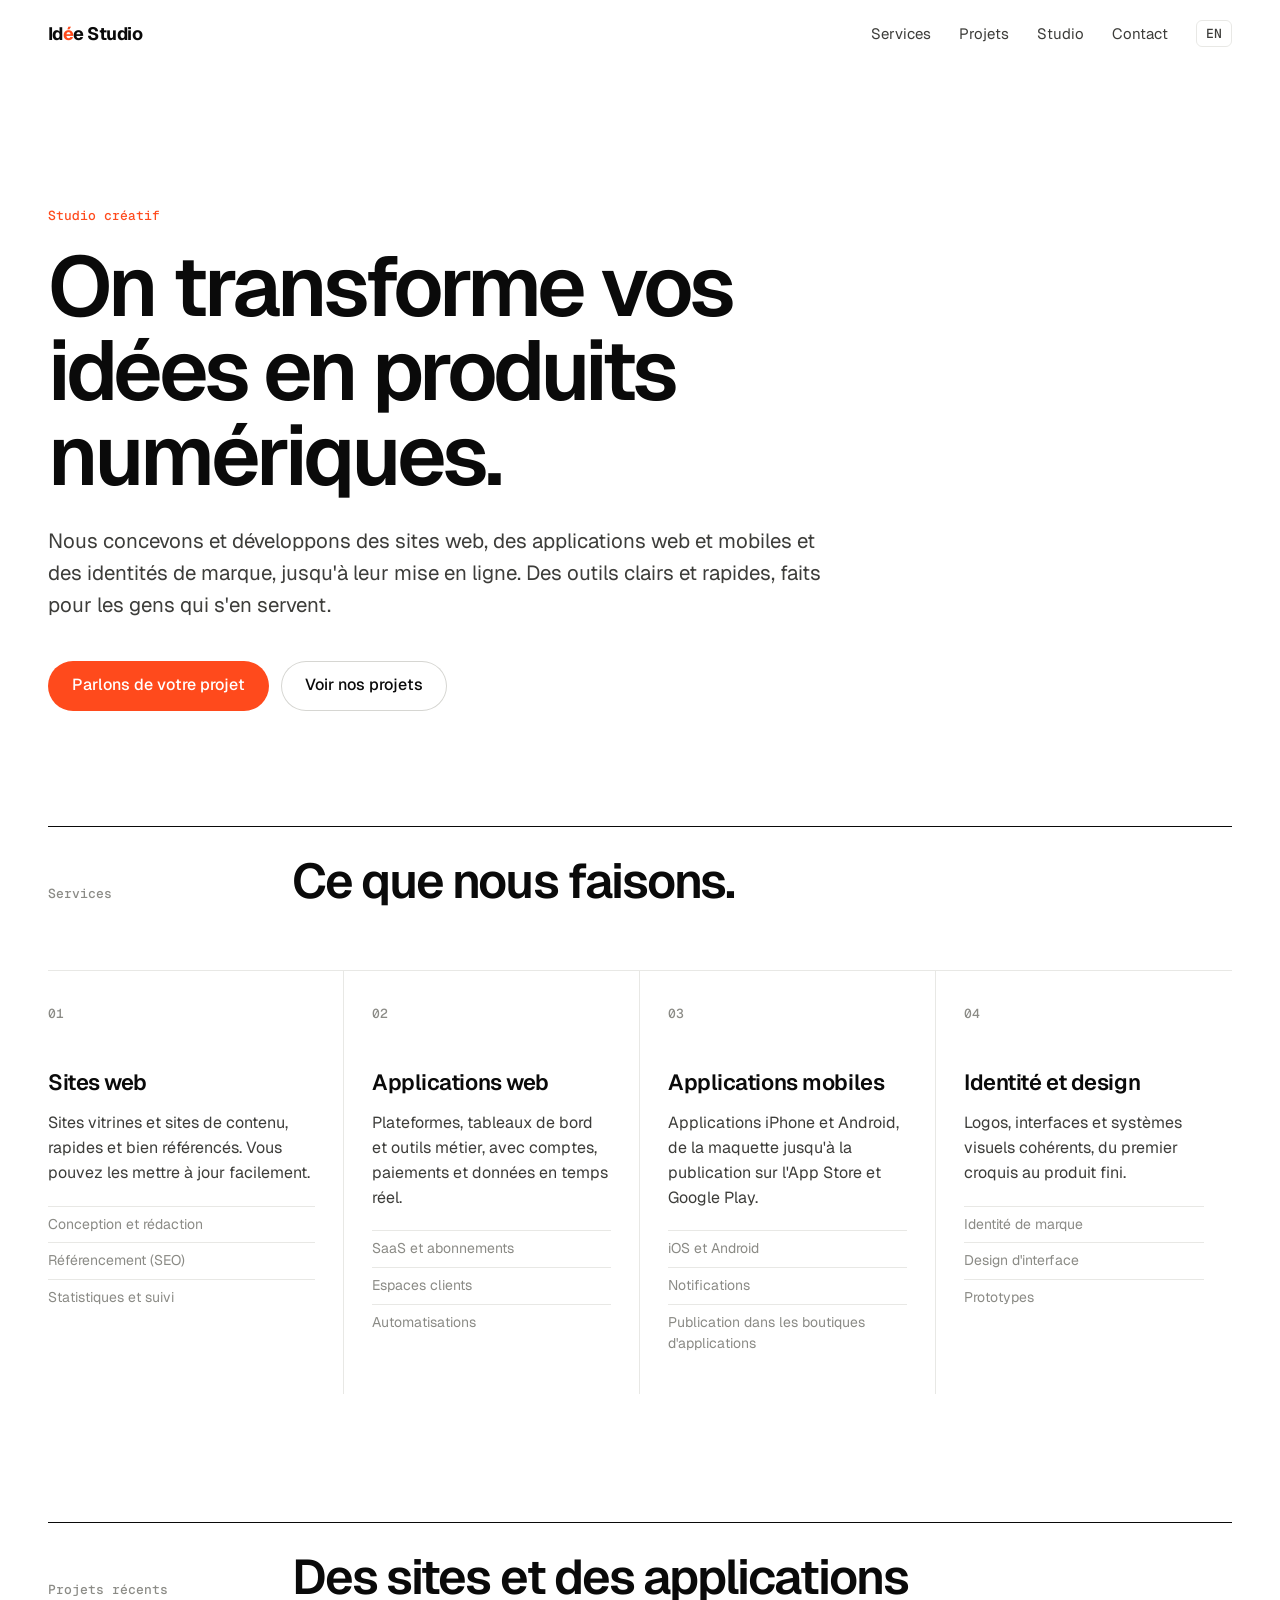
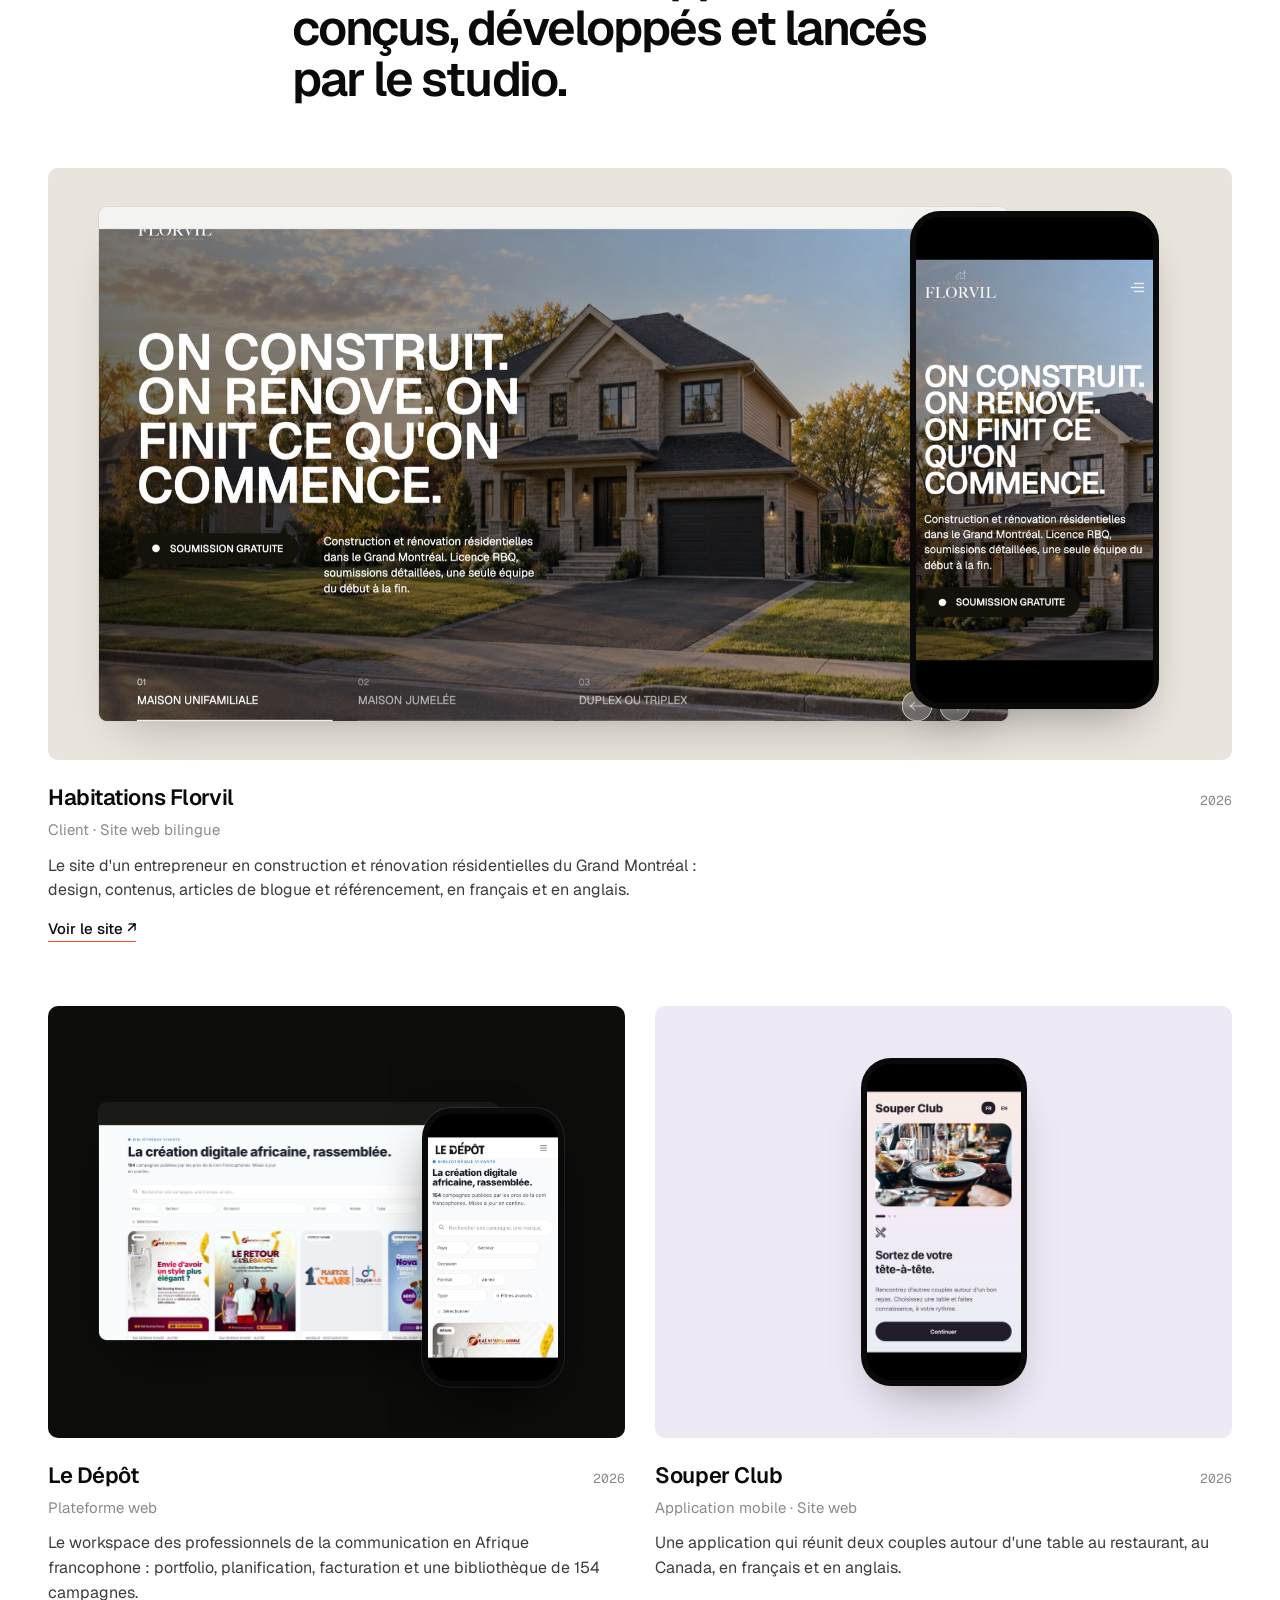
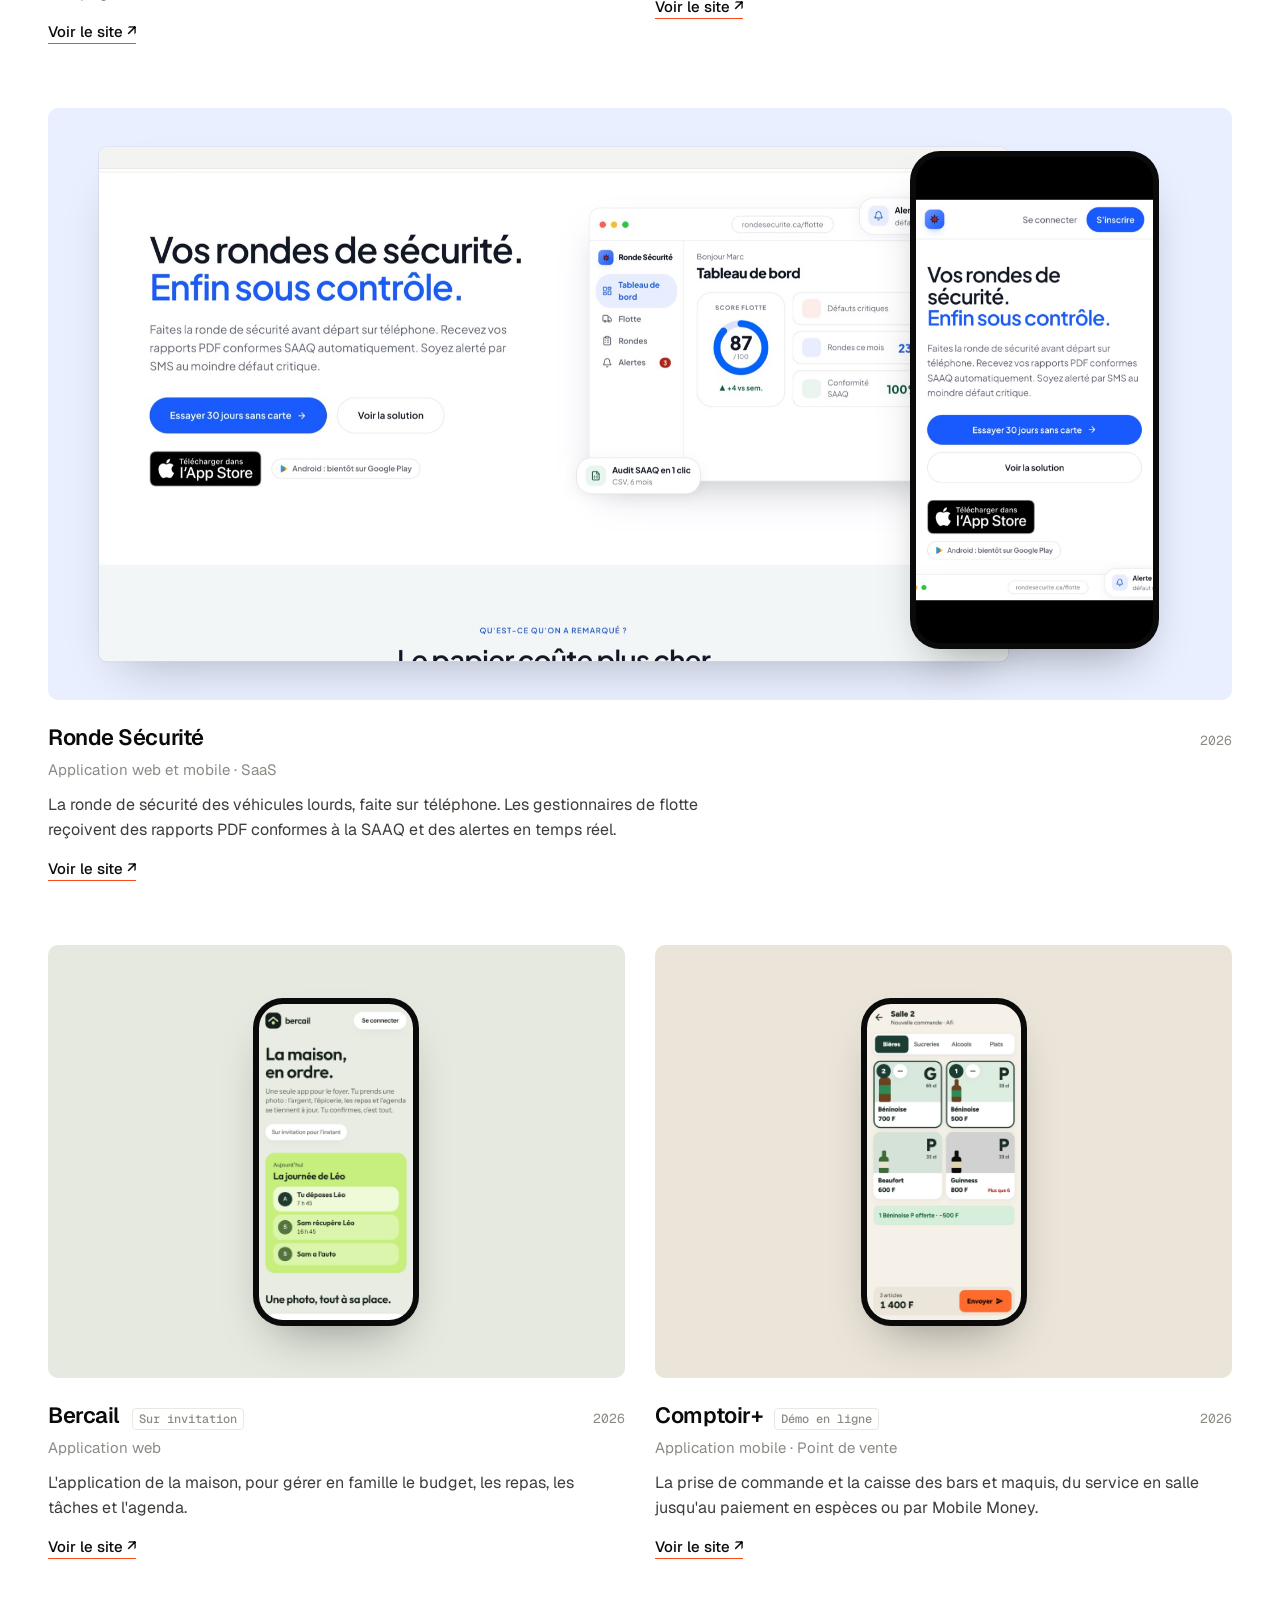
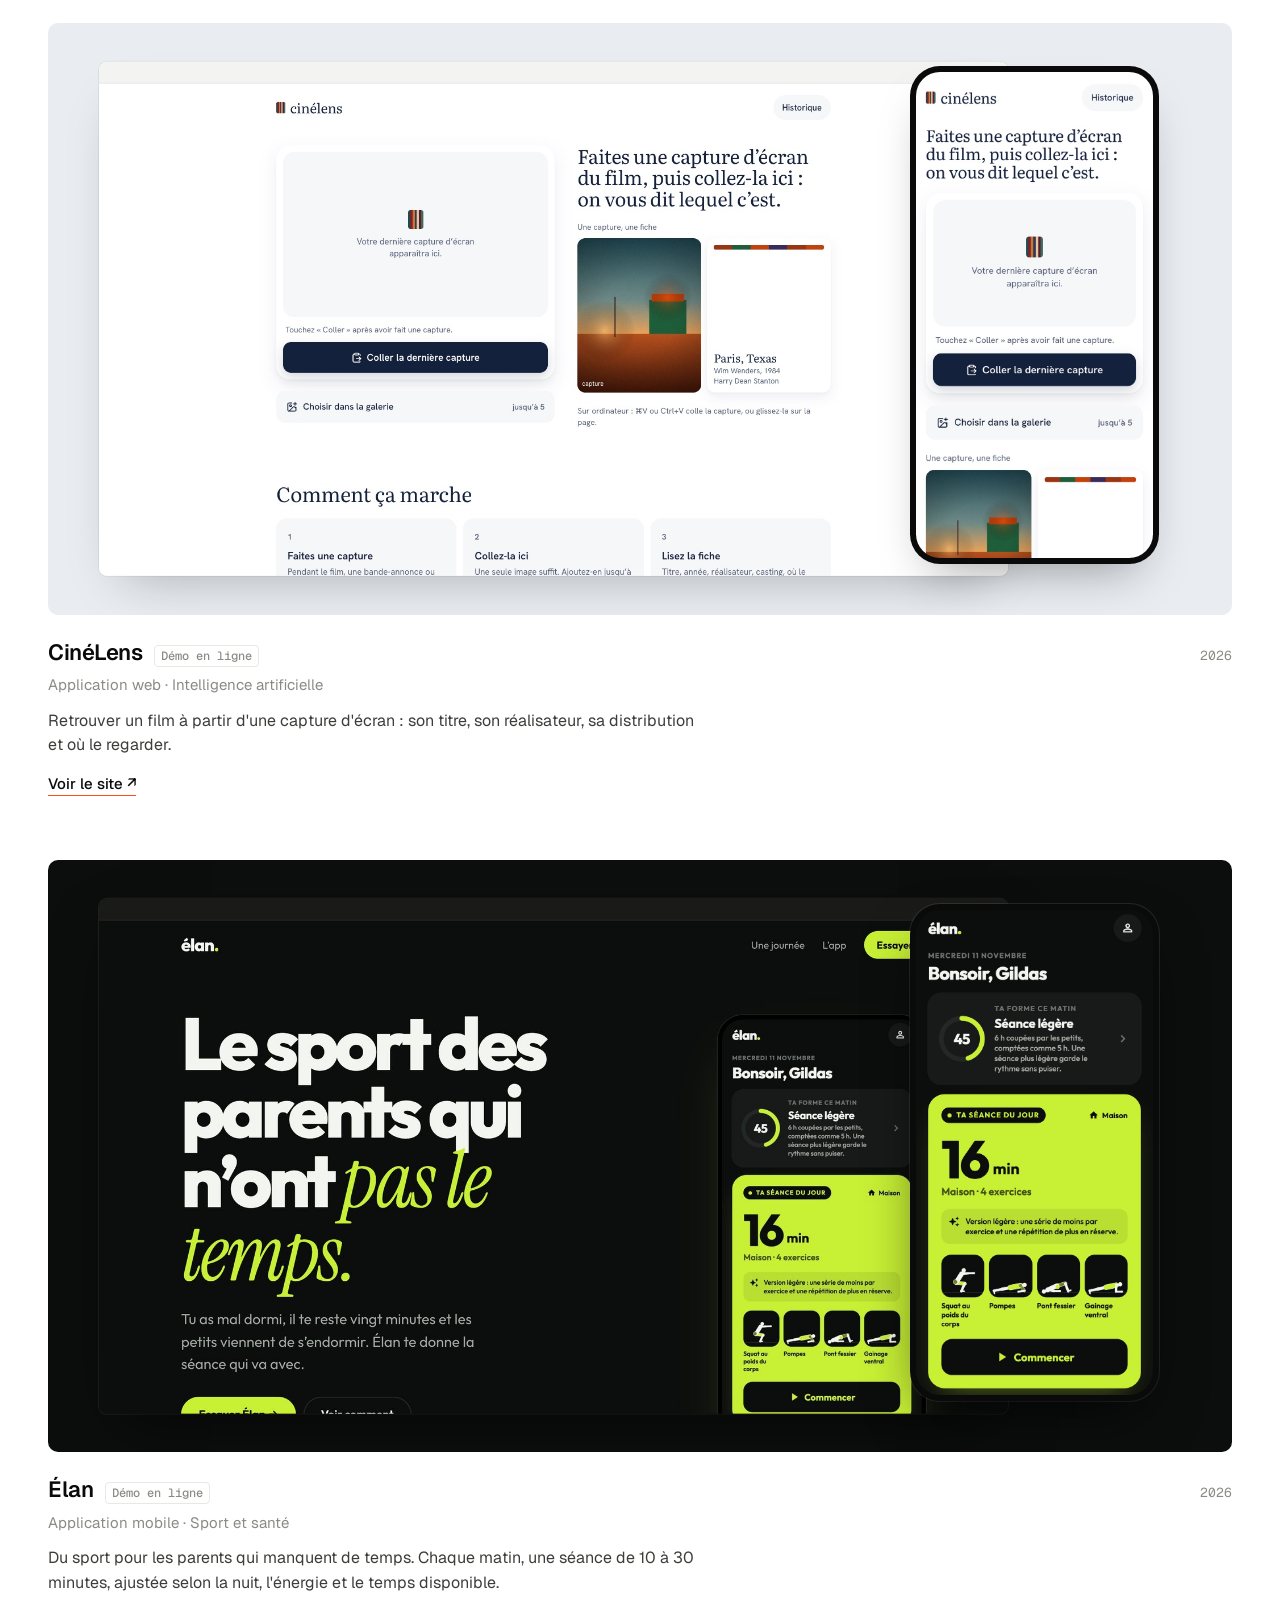
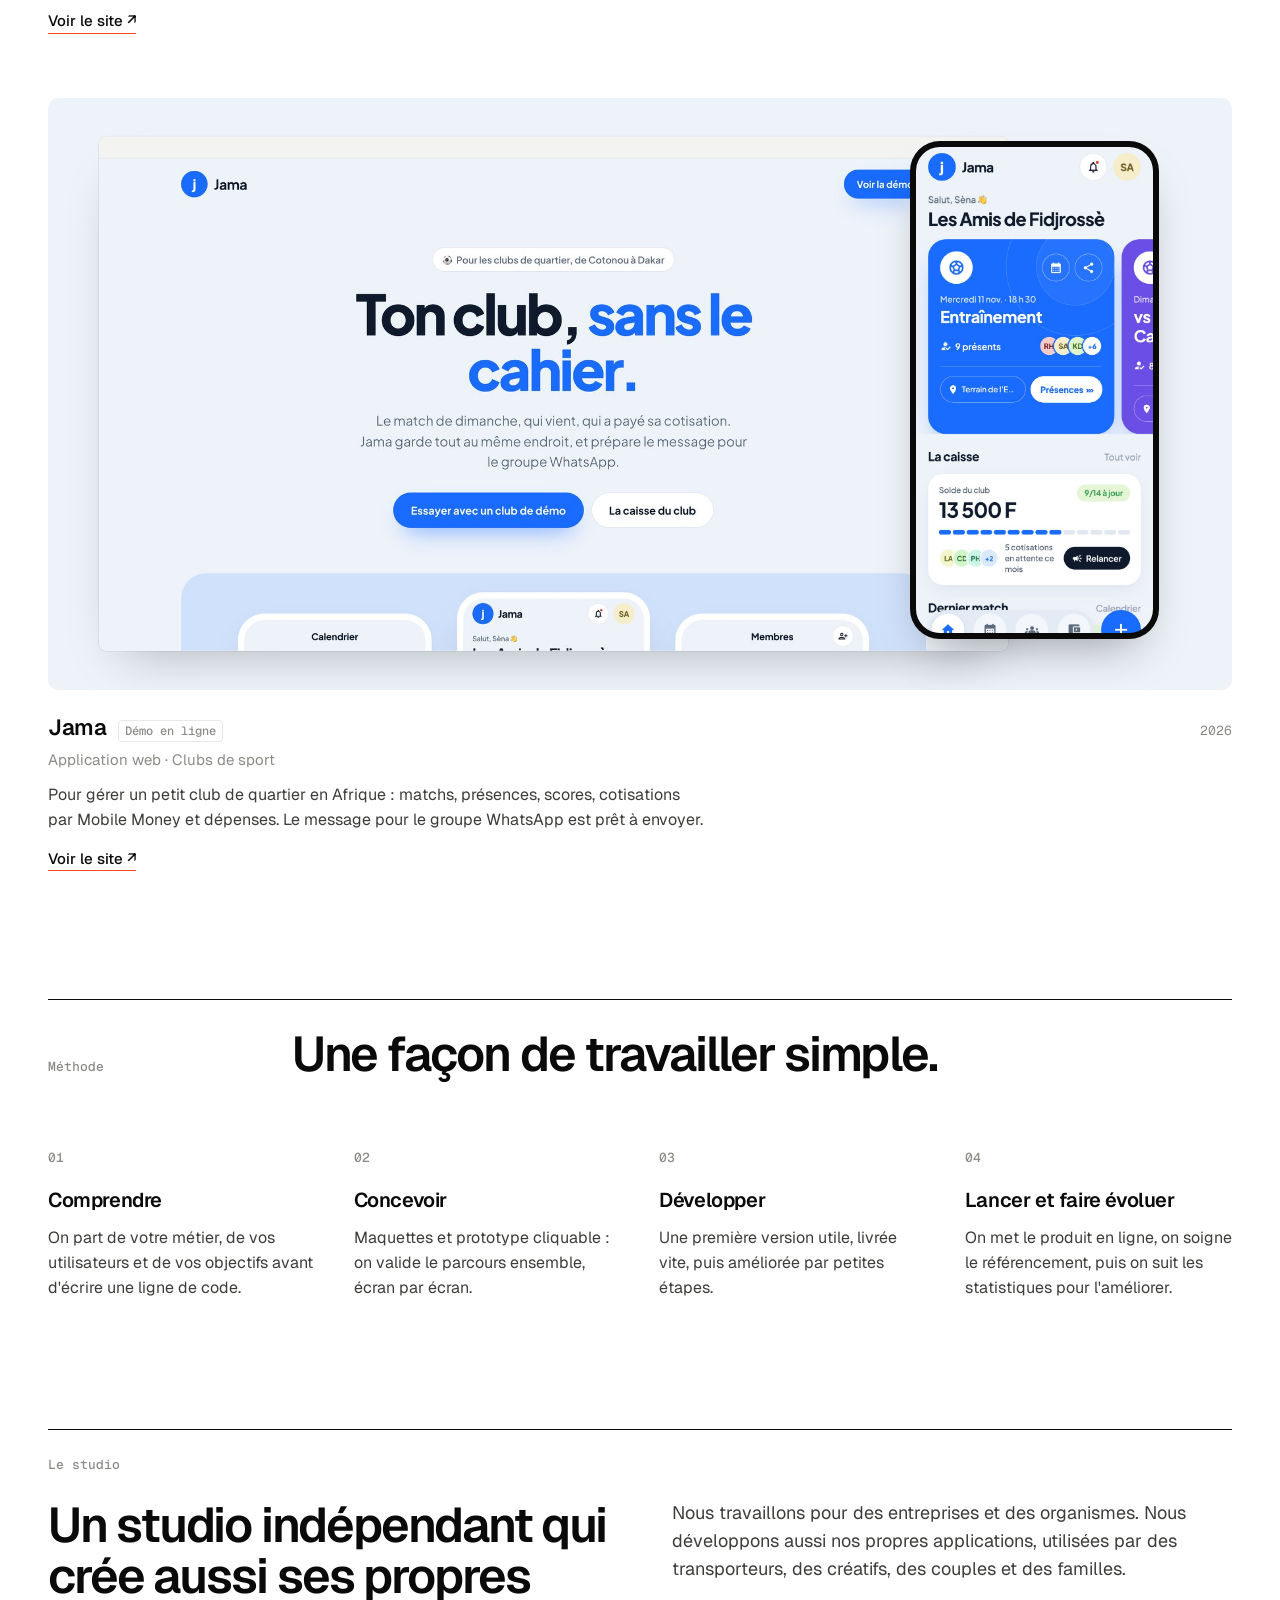
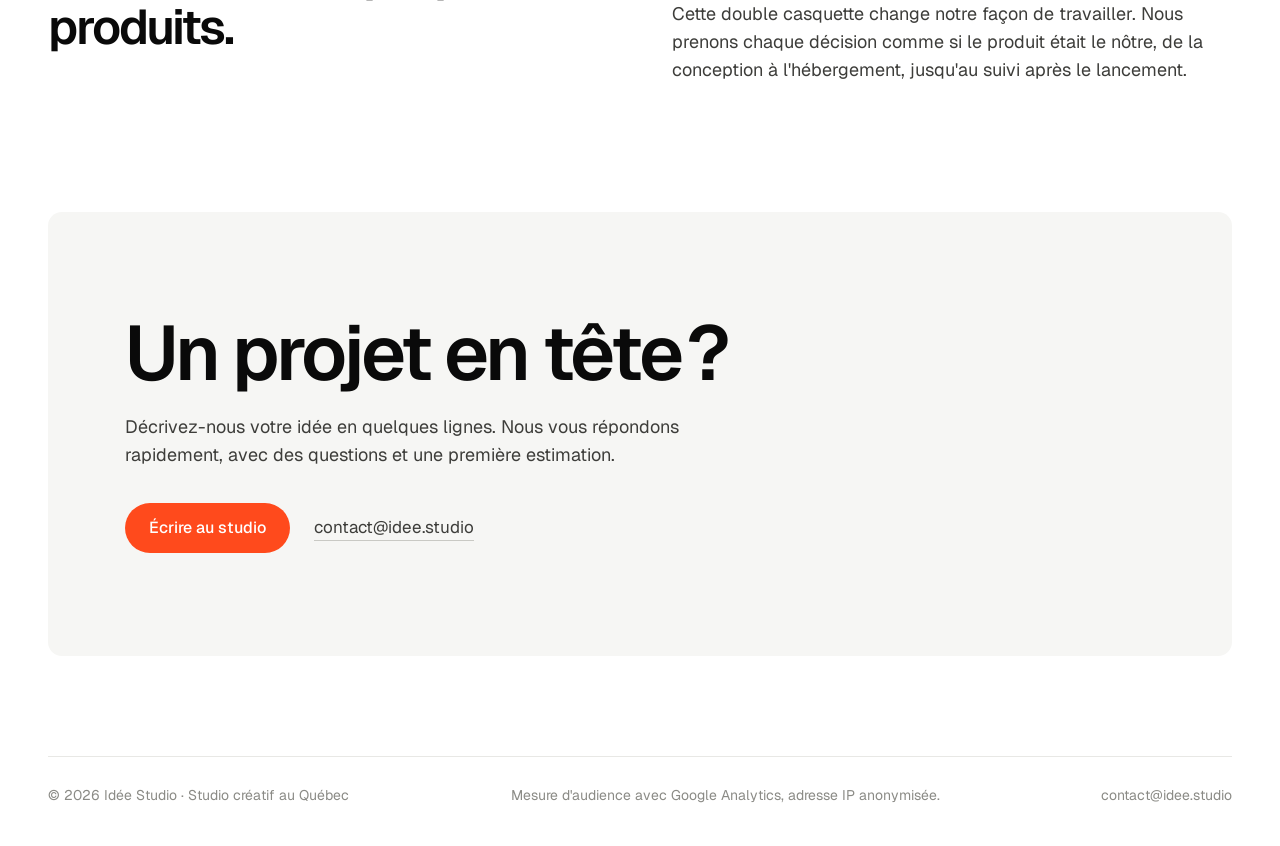
<file: index.html>
<!doctype html>
<html lang="fr-CA">
<head>
  <meta charset="utf-8">
  <meta name="viewport" content="width=device-width, initial-scale=1">
  <title>Idée Studio · Sites web et applications, studio créatif au Québec</title>
  <meta name="description" content="Idée Studio conçoit et développe des sites web, des applications web et mobiles et des identités de marque, de l&#x27;idée jusqu&#x27;au lancement.">
  <link rel="canonical" href="https://idee.studio/">
  <link rel="alternate" hreflang="fr-CA" href="https://idee.studio/">
  <link rel="alternate" hreflang="en-CA" href="https://idee.studio/en/">
  <link rel="alternate" hreflang="x-default" href="https://idee.studio/">
  <meta property="og:type" content="website">
  <meta property="og:site_name" content="Idée Studio">
  <meta property="og:title" content="Idée Studio · Sites web et applications, studio créatif au Québec">
  <meta property="og:description" content="Idée Studio conçoit et développe des sites web, des applications web et mobiles et des identités de marque, de l&#x27;idée jusqu&#x27;au lancement.">
  <meta property="og:url" content="https://idee.studio/">
  <meta property="og:image" content="https://idee.studio/assets/og.jpg">
  <meta property="og:locale" content="fr_CA">
  <meta name="twitter:card" content="summary_large_image">
  <meta name="theme-color" content="#ffffff">
  <link rel="icon" href="/assets/icon.svg" type="image/svg+xml">
  <link rel="preconnect" href="https://fonts.googleapis.com">
  <link rel="preconnect" href="https://fonts.gstatic.com" crossorigin>
  <link rel="stylesheet" href="https://fonts.googleapis.com/css2?family=Geist:wght@400;500;600;700&family=Geist+Mono:wght@400;500&display=swap">
  <link rel="stylesheet" href="/assets/styles.css">
  <script type="application/ld+json">{"@context": "https://schema.org", "@type": "Organization", "name": "Idée Studio", "url": "https://idee.studio", "email": "contact@idee.studio", "logo": "https://idee.studio/assets/icon.svg", "description": "Idée Studio conçoit et développe des sites web, des applications web et mobiles et des identités de marque, de l'idée jusqu'au lancement.", "address": {"@type": "PostalAddress", "addressRegion": "QC", "addressCountry": "CA"}, "knowsAbout": ["Sites web", "Applications web", "Applications mobiles", "Identité et design"]}</script>
  <script async src="https://www.googletagmanager.com/gtag/js?id=G-SGMPTLN3CR"></script>
  <script>window.dataLayer=window.dataLayer||[];function gtag(){dataLayer.push(arguments);}gtag('js',new Date());gtag('config','G-SGMPTLN3CR',{anonymize_ip:true});</script>
</head>
<body>
  <a class="skip" href="#contenu">Aller au contenu</a>
  <header class="top">
    <a class="brand" href="/">Id<span class="acc">é</span>e Studio</a>
    <nav aria-label="Navigation">
      <a class="hide-sm" href="#services">Services</a>
      <a class="hide-sm" href="#projets">Projets</a>
      <a class="hide-sm" href="#studio">Studio</a>
      <a class="hide-sm" href="#contact">Contact</a>
      <a class="lang" href="/en/" hreflang="en" lang="en">EN</a>
    </nav>
  </header>

  <main id="contenu">
    <section class="hero wrap">
      <p class="k">Studio créatif</p>
      <h1>On transforme vos idées en produits numériques.</h1>
      <p class="lead">Nous concevons et développons des sites web, des applications web et mobiles et des identités de marque, jusqu&#x27;à leur mise en ligne. Des outils clairs et rapides, faits pour les gens qui s&#x27;en servent.</p>
      <div class="cta">
        <a class="btn" href="mailto:contact@idee.studio">Parlons de votre projet</a>
        <a class="btn ghost" href="#projets">Voir nos projets</a>
      </div>
    </section>

    <section class="services wrap" id="services">
      <div class="head"><p class="k">Services</p><h2>Ce que nous faisons.</h2></div>
      <ol class="svc-list">
        <li class="svc">
          <span class="svc-n">01</span>
          <h3>Sites web</h3>
          <p>Sites vitrines et sites de contenu, rapides et bien référencés. Vous pouvez les mettre à jour facilement.</p>
          <ul><li>Conception et rédaction</li><li>Référencement (SEO)</li><li>Statistiques et suivi</li></ul>
        </li>
        <li class="svc">
          <span class="svc-n">02</span>
          <h3>Applications web</h3>
          <p>Plateformes, tableaux de bord et outils métier, avec comptes, paiements et données en temps réel.</p>
          <ul><li>SaaS et abonnements</li><li>Espaces clients</li><li>Automatisations</li></ul>
        </li>
        <li class="svc">
          <span class="svc-n">03</span>
          <h3>Applications mobiles</h3>
          <p>Applications iPhone et Android, de la maquette jusqu&#x27;à la publication sur l&#x27;App Store et Google Play.</p>
          <ul><li>iOS et Android</li><li>Notifications</li><li>Publication dans les boutiques d&#x27;applications</li></ul>
        </li>
        <li class="svc">
          <span class="svc-n">04</span>
          <h3>Identité et design</h3>
          <p>Logos, interfaces et systèmes visuels cohérents, du premier croquis au produit fini.</p>
          <ul><li>Identité de marque</li><li>Design d&#x27;interface</li><li>Prototypes</li></ul>
        </li>
      </ol>
    </section>

    <section class="work wrap" id="projets">
      <div class="head"><p class="k">Projets récents</p><h2>Des sites et des applications conçus, développés et lancés par le studio.</h2></div>
      <div class="cases">
        <article class="case wide" id="p-florvil">
          <a class="case-link" href="https://www.habitationsflorvil.com" target="_blank" rel="noopener">
            <div class="tile" style="--tile:#e9e4dc"><div class="comp duo"><figure class="browser"><span class="bar" aria-hidden="true"></span><img src="/assets/img/florvil-desktop.jpg" alt="Habitations Florvil" loading="lazy" width="1600" height="867"></figure><figure class="phone over"><img src="/assets/img/florvil-mobile.jpg" alt="Habitations Florvil" loading="lazy" width="390" height="800"></figure></div></div>
            <div class="cap">
              <div class="cap-top"><h3>Habitations Florvil</h3><span class="yr">2026</span></div>
              <p class="type">Client · Site web bilingue</p>
              <p class="desc">Le site d&#x27;un entrepreneur en construction et rénovation résidentielles du Grand Montréal : design, contenus, articles de blogue et référencement, en français et en anglais.</p>
              <span class="voir">Voir le site ↗</span>
            </div>
          </a>
        </article>
        <article class="case" id="p-depot">
          <a class="case-link" href="https://ledepot.co" target="_blank" rel="noopener">
            <div class="tile dark" style="--tile:#0d0d0c"><div class="comp duo"><figure class="browser"><span class="bar" aria-hidden="true"></span><img src="/assets/img/depot-galerie.jpg" alt="Le Dépôt" loading="lazy" width="1600" height="867"></figure><figure class="phone over"><img src="/assets/img/depot-mobile.jpg" alt="Le Dépôt" loading="lazy" width="390" height="800"></figure></div></div>
            <div class="cap">
              <div class="cap-top"><h3>Le Dépôt</h3><span class="yr">2026</span></div>
              <p class="type">Plateforme web</p>
              <p class="desc">Le workspace des professionnels de la communication en Afrique francophone : portfolio, planification, facturation et une bibliothèque de 154 campagnes.</p>
              <span class="voir">Voir le site ↗</span>
            </div>
          </a>
        </article>
        <article class="case" id="p-souper">
          <a class="case-link" href="https://souperclub.app" target="_blank" rel="noopener">
            <div class="tile" style="--tile:#efe9f5"><div class="comp single"><figure class="phone "><img src="/assets/img/souper-mobile.jpg" alt="Souper Club" loading="lazy" width="390" height="800"></figure></div></div>
            <div class="cap">
              <div class="cap-top"><h3>Souper Club</h3><span class="yr">2026</span></div>
              <p class="type">Application mobile · Site web</p>
              <p class="desc">Une application qui réunit deux couples autour d&#x27;une table au restaurant, au Canada, en français et en anglais.</p>
              <span class="voir">Voir le site ↗</span>
            </div>
          </a>
        </article>
        <article class="case wide" id="p-ronde">
          <a class="case-link" href="https://rondesecurite.ca" target="_blank" rel="noopener">
            <div class="tile" style="--tile:#e9efff"><div class="comp duo"><figure class="browser"><span class="bar" aria-hidden="true"></span><img src="/assets/img/ronde-desktop.jpg" alt="Ronde Sécurité" loading="lazy" width="1600" height="867"></figure><figure class="phone over"><img src="/assets/img/ronde-mobile.jpg" alt="Ronde Sécurité" loading="lazy" width="390" height="800"></figure></div></div>
            <div class="cap">
              <div class="cap-top"><h3>Ronde Sécurité</h3><span class="yr">2026</span></div>
              <p class="type">Application web et mobile · SaaS</p>
              <p class="desc">La ronde de sécurité des véhicules lourds, faite sur téléphone. Les gestionnaires de flotte reçoivent des rapports PDF conformes à la SAAQ et des alertes en temps réel.</p>
              <span class="voir">Voir le site ↗</span>
            </div>
          </a>
        </article>
        <article class="case" id="p-bercail">
          <a class="case-link" href="https://bercail.idee.studio" target="_blank" rel="noopener">
            <div class="tile" style="--tile:#e5e9df"><div class="comp single"><figure class="phone "><img src="/assets/img/bercail-mobile.jpg" alt="Bercail" loading="lazy" width="390" height="800"></figure></div></div>
            <div class="cap">
              <div class="cap-top"><h3>Bercail</h3><span class="etat">Sur invitation</span><span class="yr">2026</span></div>
              <p class="type">Application web</p>
              <p class="desc">L&#x27;application de la maison, pour gérer en famille le budget, les repas, les tâches et l&#x27;agenda.</p>
              <span class="voir">Voir le site ↗</span>
            </div>
          </a>
        </article>
        <article class="case" id="p-comptoir">
          <a class="case-link" href="https://comptoir.idee.studio" target="_blank" rel="noopener">
            <div class="tile" style="--tile:#ebe5d9"><div class="comp single"><figure class="phone "><img src="/assets/img/comptoir-mobile.jpg" alt="Comptoir+" loading="lazy" width="390" height="800"></figure></div></div>
            <div class="cap">
              <div class="cap-top"><h3>Comptoir+</h3><span class="etat">Démo en ligne</span><span class="yr">2026</span></div>
              <p class="type">Application mobile · Point de vente</p>
              <p class="desc">La prise de commande et la caisse des bars et maquis, du service en salle jusqu&#x27;au paiement en espèces ou par Mobile Money.</p>
              <span class="voir">Voir le site ↗</span>
            </div>
          </a>
        </article>
        <article class="case wide" id="p-cinelens">
          <a class="case-link" href="https://cinelens.idee.studio" target="_blank" rel="noopener">
            <div class="tile" style="--tile:#e9ecf1"><div class="comp duo"><figure class="browser"><span class="bar" aria-hidden="true"></span><img src="/assets/img/cinelens-desktop.jpg" alt="CinéLens" loading="lazy" width="1600" height="867"></figure><figure class="phone over"><img src="/assets/img/cinelens-mobile.jpg" alt="CinéLens" loading="lazy" width="390" height="800"></figure></div></div>
            <div class="cap">
              <div class="cap-top"><h3>CinéLens</h3><span class="etat">Démo en ligne</span><span class="yr">2026</span></div>
              <p class="type">Application web · Intelligence artificielle</p>
              <p class="desc">Retrouver un film à partir d&#x27;une capture d&#x27;écran : son titre, son réalisateur, sa distribution et où le regarder.</p>
              <span class="voir">Voir le site ↗</span>
            </div>
          </a>
        </article>
        <article class="case wide" id="p-elan">
          <a class="case-link" href="https://elan.idee.studio" target="_blank" rel="noopener">
            <div class="tile dark" style="--tile:#0c0e0d"><div class="comp duo"><figure class="browser"><span class="bar" aria-hidden="true"></span><img src="/assets/img/elan-desktop.jpg" alt="Élan" loading="lazy" width="1600" height="867"></figure><figure class="phone over"><img src="/assets/img/elan-mobile.jpg" alt="Élan" loading="lazy" width="390" height="800"></figure></div></div>
            <div class="cap">
              <div class="cap-top"><h3>Élan</h3><span class="etat">Démo en ligne</span><span class="yr">2026</span></div>
              <p class="type">Application mobile · Sport et santé</p>
              <p class="desc">Du sport pour les parents qui manquent de temps. Chaque matin, une séance de 10 à 30 minutes, ajustée selon la nuit, l&#x27;énergie et le temps disponible.</p>
              <span class="voir">Voir le site ↗</span>
            </div>
          </a>
        </article>
        <article class="case wide" id="p-jama">
          <a class="case-link" href="https://jama.idee.studio" target="_blank" rel="noopener">
            <div class="tile" style="--tile:#eef3fa"><div class="comp duo"><figure class="browser"><span class="bar" aria-hidden="true"></span><img src="/assets/img/jama-desktop.jpg" alt="Jama" loading="lazy" width="1600" height="867"></figure><figure class="phone over"><img src="/assets/img/jama-mobile.jpg" alt="Jama" loading="lazy" width="390" height="800"></figure></div></div>
            <div class="cap">
              <div class="cap-top"><h3>Jama</h3><span class="etat">Démo en ligne</span><span class="yr">2026</span></div>
              <p class="type">Application web · Clubs de sport</p>
              <p class="desc">Pour gérer un petit club de quartier en Afrique : matchs, présences, scores, cotisations par Mobile Money et dépenses. Le message pour le groupe WhatsApp est prêt à envoyer.</p>
              <span class="voir">Voir le site ↗</span>
            </div>
          </a>
        </article>
      </div>
    </section>

    <section class="method wrap">
      <div class="head"><p class="k">Méthode</p><h2>Une façon de travailler simple.</h2></div>
      <ol class="steps">
        <li><span>01</span><h3>Comprendre</h3><p>On part de votre métier, de vos utilisateurs et de vos objectifs avant d&#x27;écrire une ligne de code.</p></li>
        <li><span>02</span><h3>Concevoir</h3><p>Maquettes et prototype cliquable : on valide le parcours ensemble, écran par écran.</p></li>
        <li><span>03</span><h3>Développer</h3><p>Une première version utile, livrée vite, puis améliorée par petites étapes.</p></li>
        <li><span>04</span><h3>Lancer et faire évoluer</h3><p>On met le produit en ligne, on soigne le référencement, puis on suit les statistiques pour l&#x27;améliorer.</p></li>
      </ol>
    </section>

    <section class="studio wrap" id="studio">
      <p class="k">Le studio</p>
      <div class="studio-grid"><h2>Un studio indépendant qui crée aussi ses propres produits.</h2><div><p>Nous travaillons pour des entreprises et des organismes. Nous développons aussi nos propres applications, utilisées par des transporteurs, des créatifs, des couples et des familles.</p><p>Cette double casquette change notre façon de travailler. Nous prenons chaque décision comme si le produit était le nôtre, de la conception à l&#x27;hébergement, jusqu&#x27;au suivi après le lancement.</p></div></div>
    </section>

    <section class="contact wrap" id="contact">
      <h2>Un projet en tête ?</h2>
      <p>Décrivez-nous votre idée en quelques lignes. Nous vous répondons rapidement, avec des questions et une première estimation.</p>
      <a class="btn" href="mailto:contact@idee.studio">Écrire au studio</a>
      <a class="mail" href="mailto:contact@idee.studio">contact@idee.studio</a>
    </section>
  </main>

  <footer class="foot wrap">
    <span>© <span data-annee>2026</span> Idée Studio · Studio créatif au Québec</span>
    <span class="vp">Mesure d'audience avec Google Analytics, adresse IP anonymisée.</span>
    <a href="mailto:contact@idee.studio">contact@idee.studio</a>
  </footer>
  <script src="/assets/main.js" defer></script>
</body>
</html>
</file>
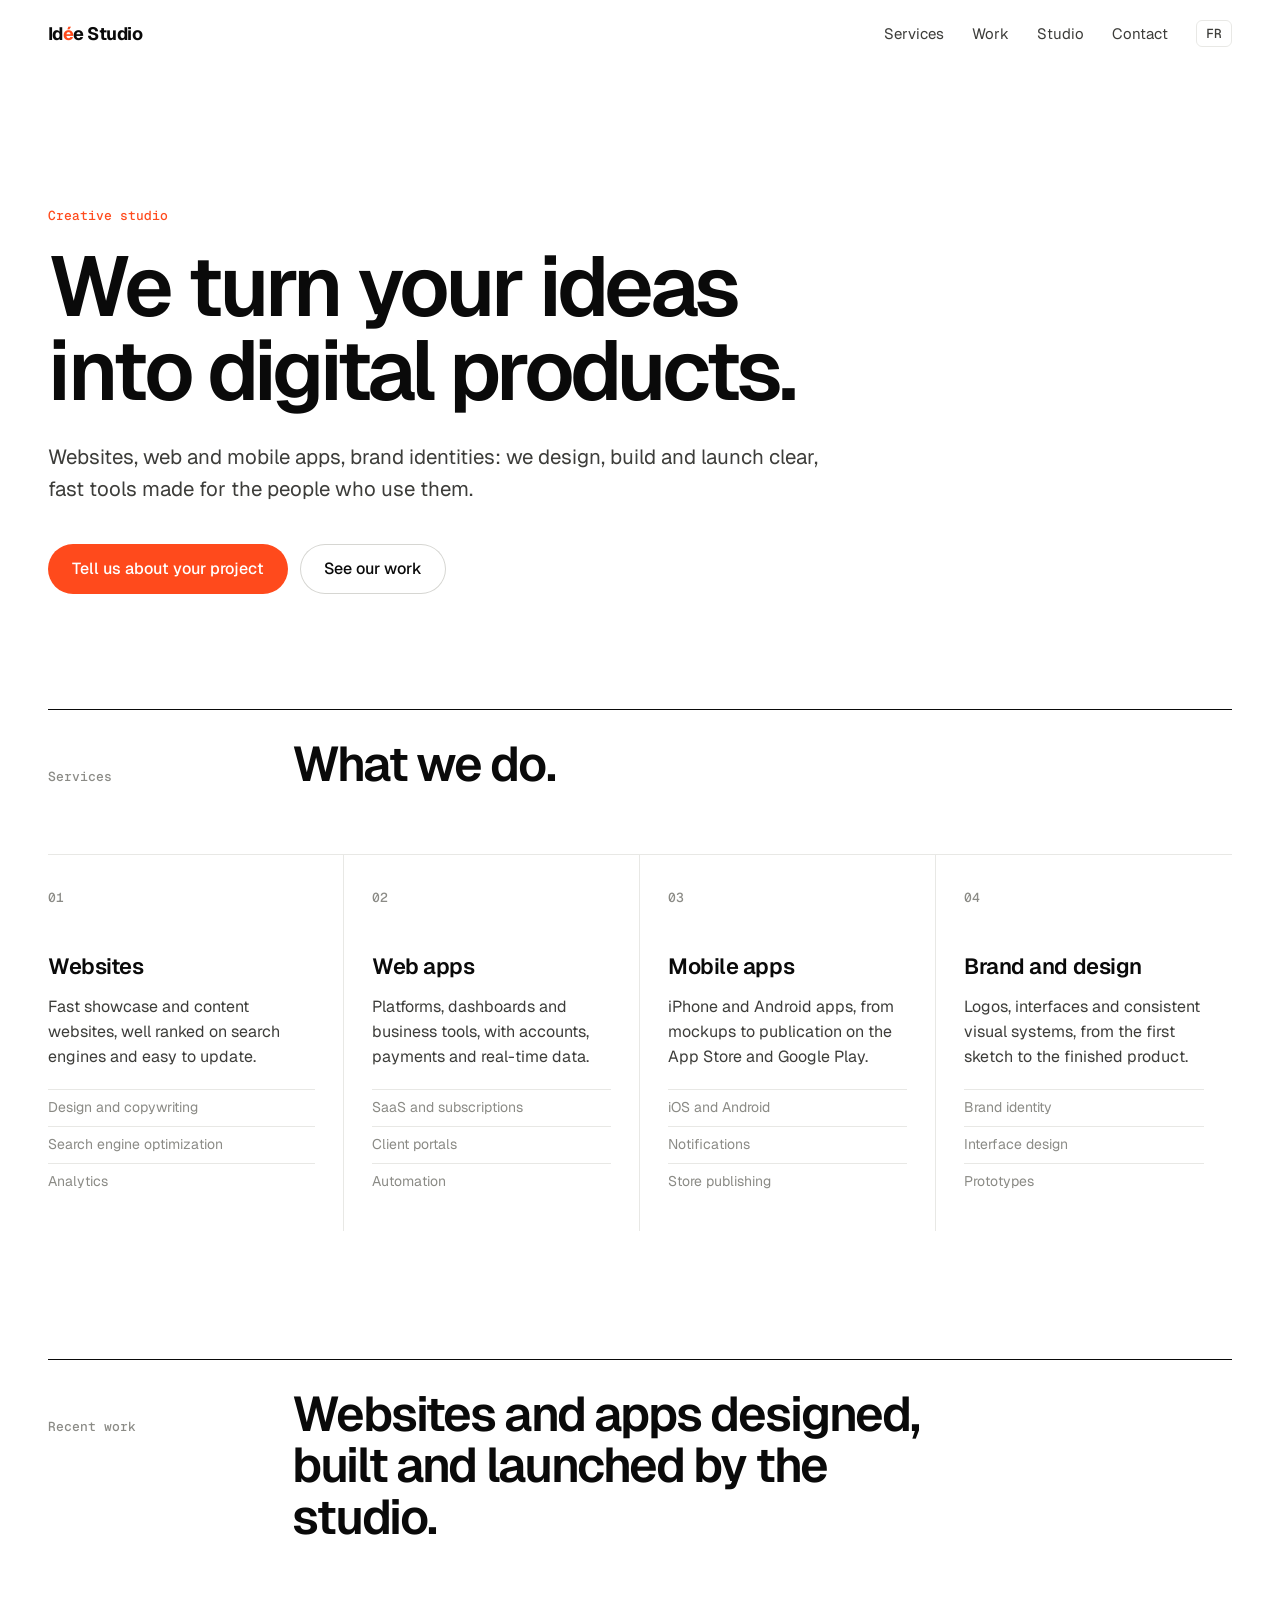
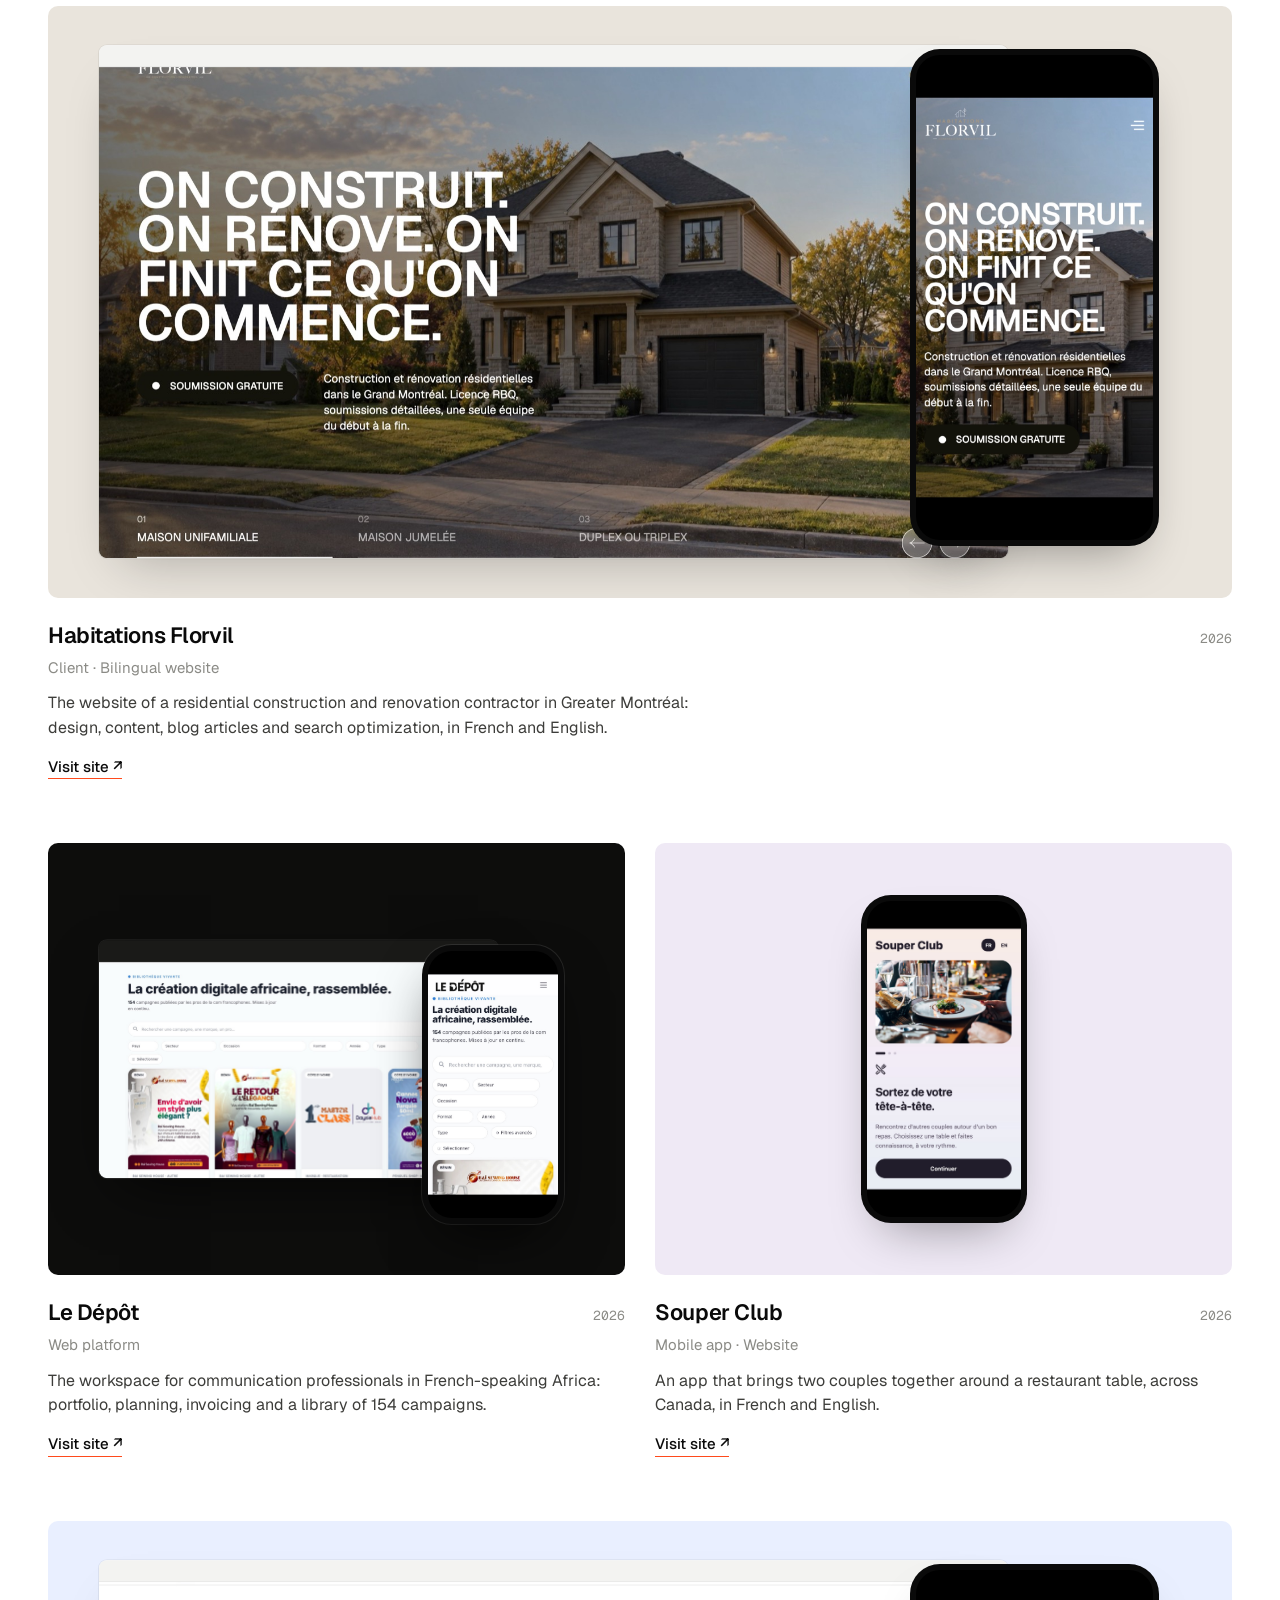
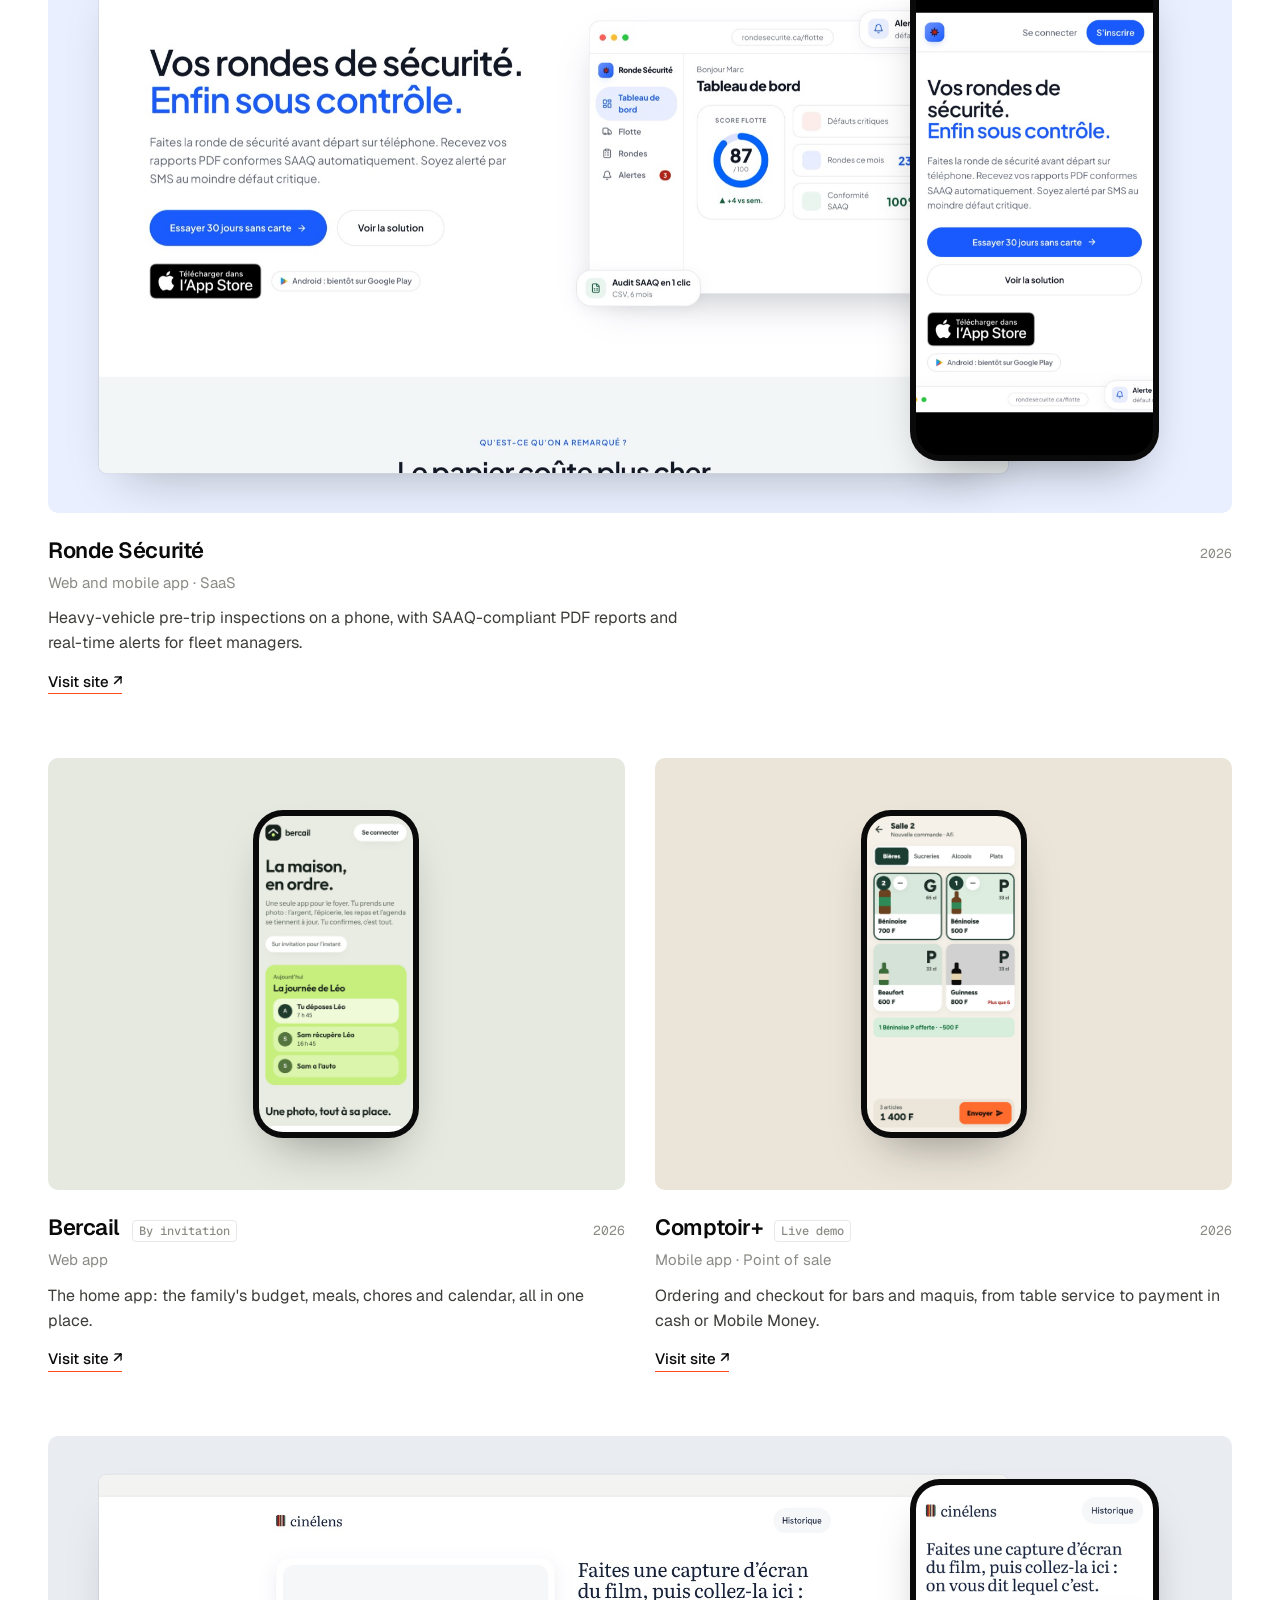
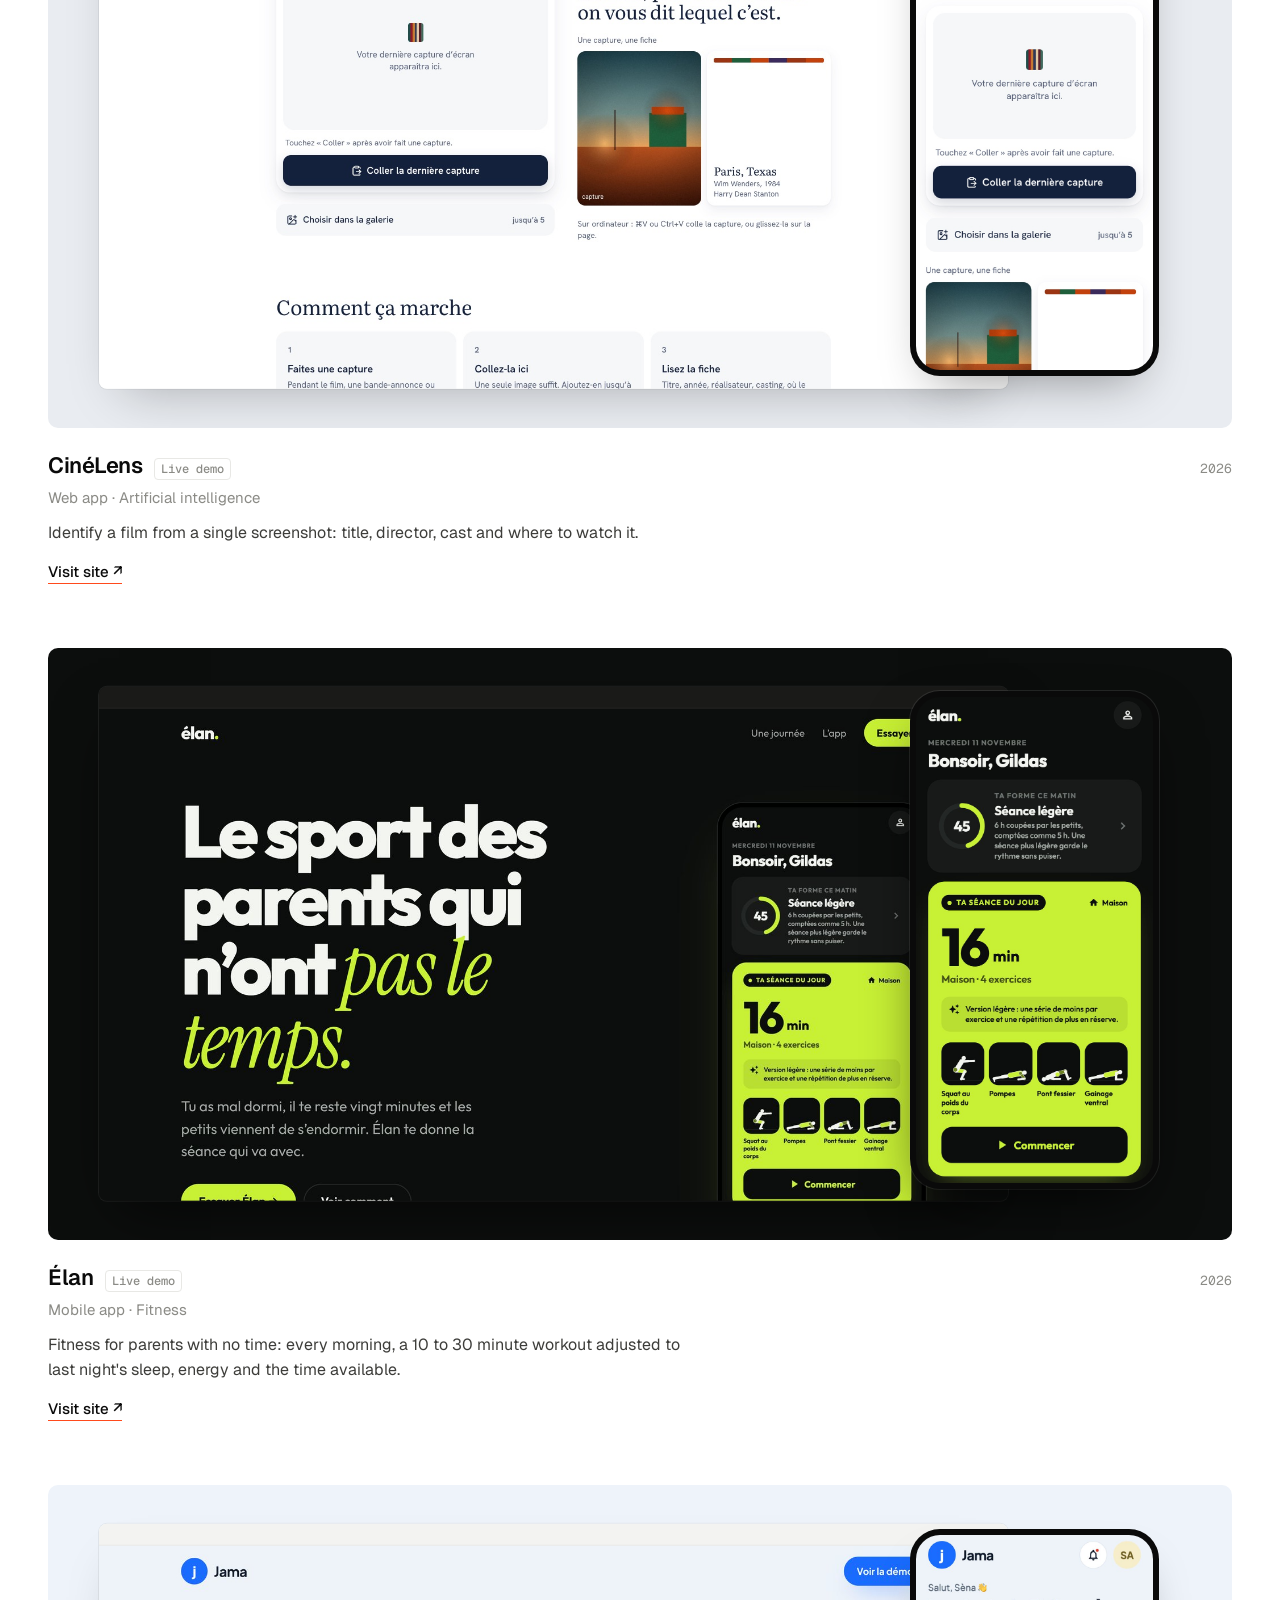
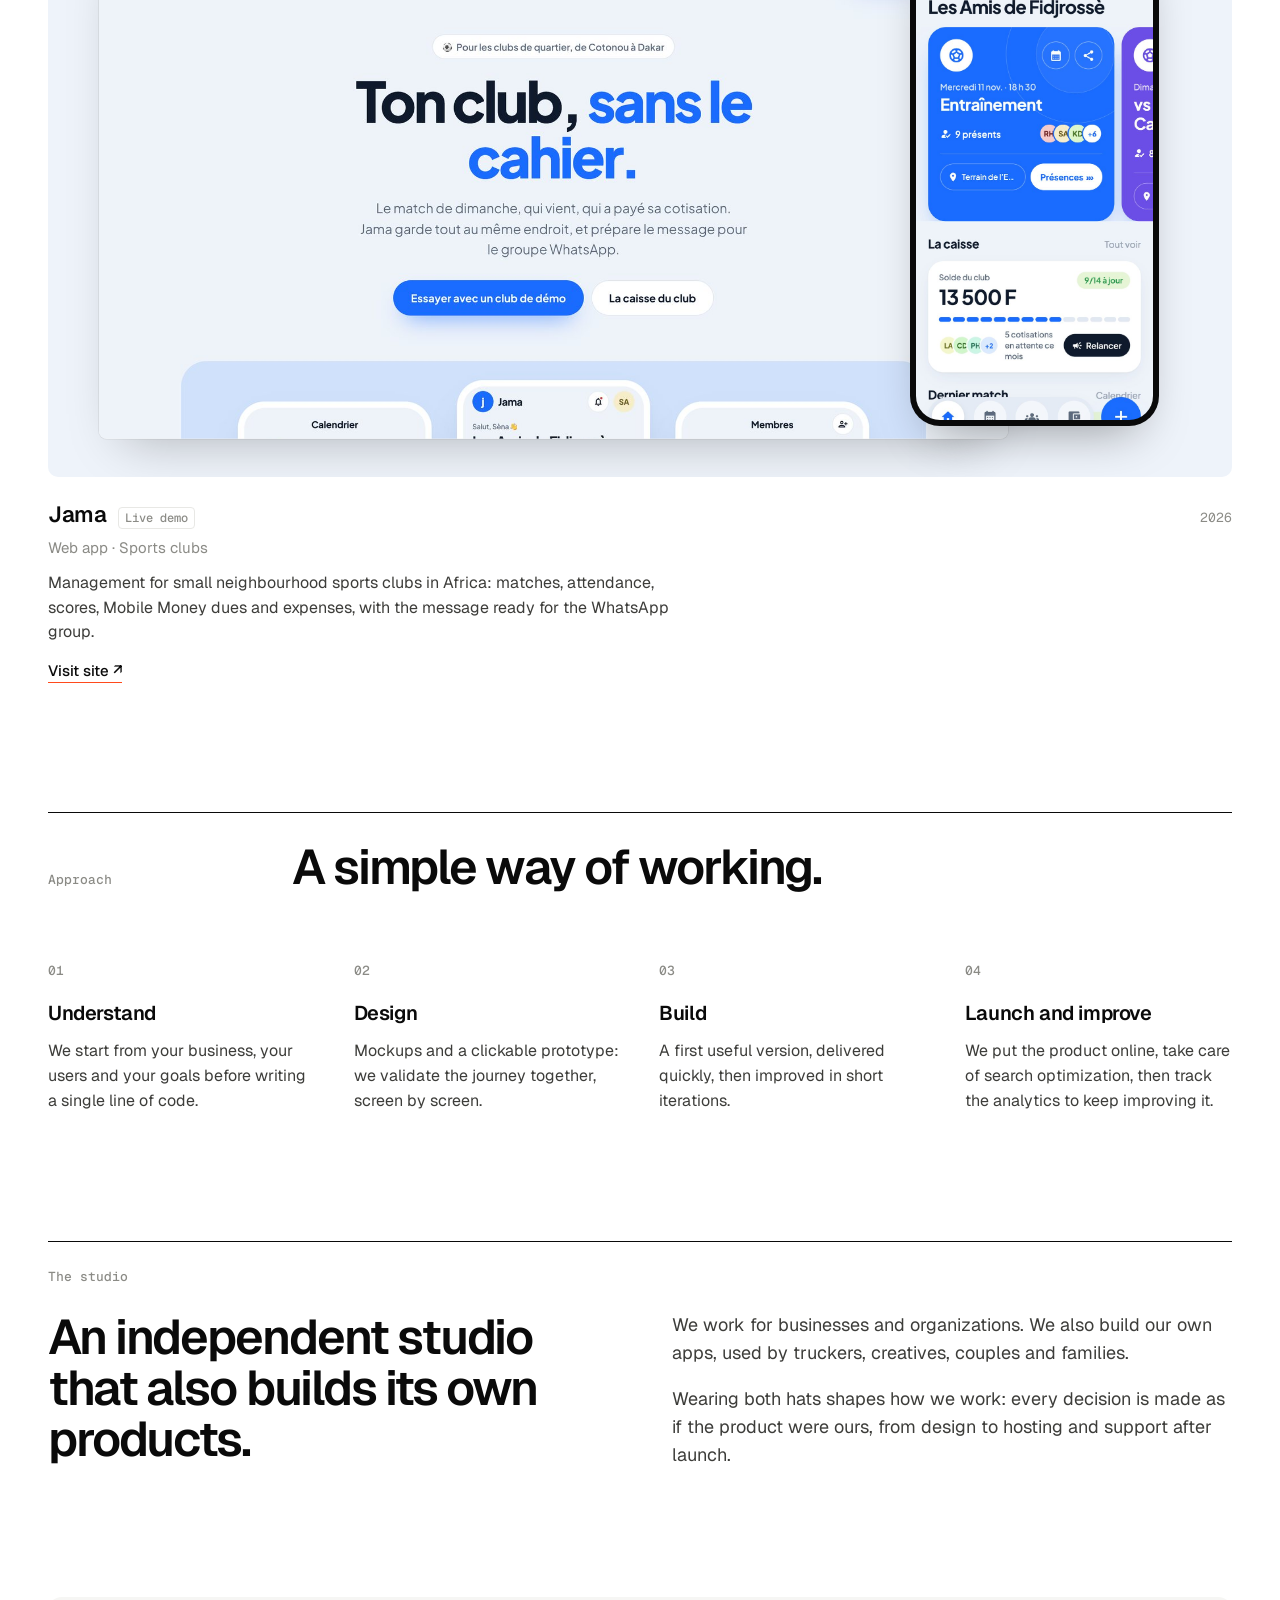
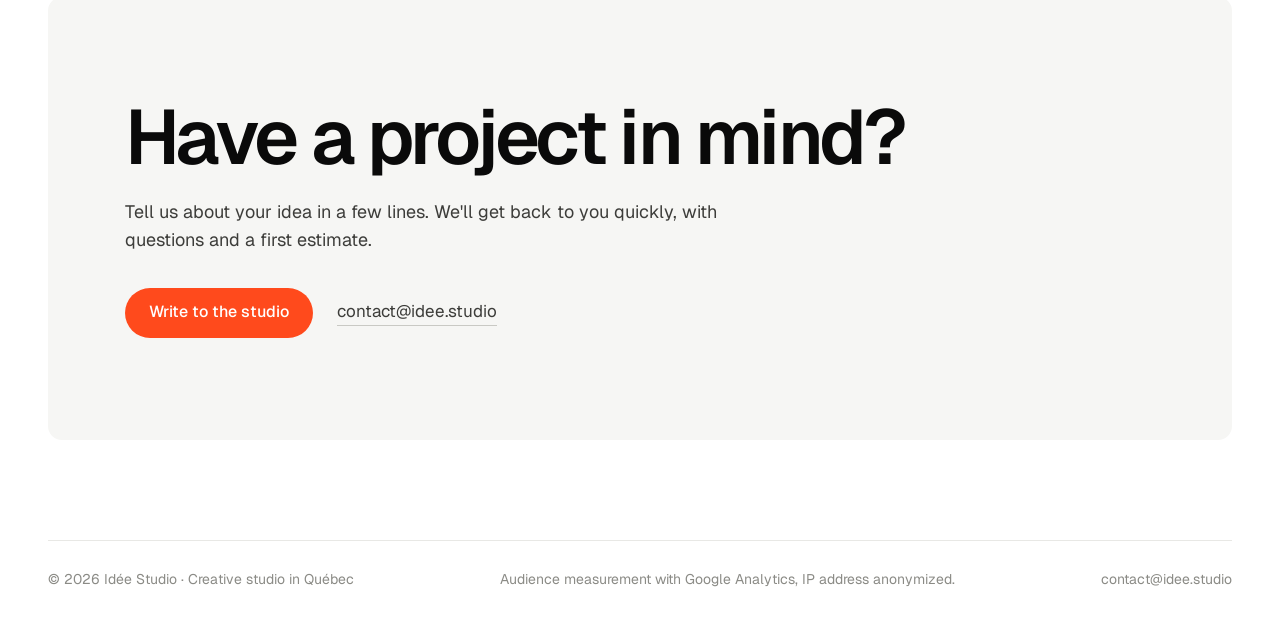
<file: en/index.html>
<!doctype html>
<html lang="en-CA">
<head>
  <meta charset="utf-8">
  <meta name="viewport" content="width=device-width, initial-scale=1">
  <title>Idée Studio · Websites and apps, creative studio in Québec</title>
  <meta name="description" content="Idée Studio designs and builds websites, web and mobile apps and brand identities, from idea to launch.">
  <link rel="canonical" href="https://idee.studio/en/">
  <link rel="alternate" hreflang="fr-CA" href="https://idee.studio/">
  <link rel="alternate" hreflang="en-CA" href="https://idee.studio/en/">
  <link rel="alternate" hreflang="x-default" href="https://idee.studio/">
  <meta property="og:type" content="website">
  <meta property="og:site_name" content="Idée Studio">
  <meta property="og:title" content="Idée Studio · Websites and apps, creative studio in Québec">
  <meta property="og:description" content="Idée Studio designs and builds websites, web and mobile apps and brand identities, from idea to launch.">
  <meta property="og:url" content="https://idee.studio/en/">
  <meta property="og:image" content="https://idee.studio/assets/og.jpg">
  <meta property="og:locale" content="en_CA">
  <meta name="twitter:card" content="summary_large_image">
  <meta name="theme-color" content="#ffffff">
  <link rel="icon" href="/assets/icon.svg" type="image/svg+xml">
  <link rel="preconnect" href="https://fonts.googleapis.com">
  <link rel="preconnect" href="https://fonts.gstatic.com" crossorigin>
  <link rel="stylesheet" href="https://fonts.googleapis.com/css2?family=Geist:wght@400;500;600;700&family=Geist+Mono:wght@400;500&display=swap">
  <link rel="stylesheet" href="/assets/styles.css">
  <script type="application/ld+json">{"@context": "https://schema.org", "@type": "Organization", "name": "Idée Studio", "url": "https://idee.studio", "email": "contact@idee.studio", "logo": "https://idee.studio/assets/icon.svg", "description": "Idée Studio designs and builds websites, web and mobile apps and brand identities, from idea to launch.", "address": {"@type": "PostalAddress", "addressRegion": "QC", "addressCountry": "CA"}, "knowsAbout": ["Websites", "Web apps", "Mobile apps", "Brand and design"]}</script>
  <script async src="https://www.googletagmanager.com/gtag/js?id=G-SGMPTLN3CR"></script>
  <script>window.dataLayer=window.dataLayer||[];function gtag(){dataLayer.push(arguments);}gtag('js',new Date());gtag('config','G-SGMPTLN3CR',{anonymize_ip:true});</script>
</head>
<body>
  <a class="skip" href="#contenu">Skip to content</a>
  <header class="top">
    <a class="brand" href="/en/">Id<span class="acc">é</span>e Studio</a>
    <nav aria-label="Navigation">
      <a class="hide-sm" href="#services">Services</a>
      <a class="hide-sm" href="#projets">Work</a>
      <a class="hide-sm" href="#studio">Studio</a>
      <a class="hide-sm" href="#contact">Contact</a>
      <a class="lang" href="/" hreflang="fr" lang="fr">FR</a>
    </nav>
  </header>

  <main id="contenu">
    <section class="hero wrap">
      <p class="k">Creative studio</p>
      <h1>We turn your ideas into digital products.</h1>
      <p class="lead">Websites, web and mobile apps, brand identities: we design, build and launch clear, fast tools made for the people who use them.</p>
      <div class="cta">
        <a class="btn" href="mailto:contact@idee.studio">Tell us about your project</a>
        <a class="btn ghost" href="#projets">See our work</a>
      </div>
    </section>

    <section class="services wrap" id="services">
      <div class="head"><p class="k">Services</p><h2>What we do.</h2></div>
      <ol class="svc-list">
        <li class="svc">
          <span class="svc-n">01</span>
          <h3>Websites</h3>
          <p>Fast showcase and content websites, well ranked on search engines and easy to update.</p>
          <ul><li>Design and copywriting</li><li>Search engine optimization</li><li>Analytics</li></ul>
        </li>
        <li class="svc">
          <span class="svc-n">02</span>
          <h3>Web apps</h3>
          <p>Platforms, dashboards and business tools, with accounts, payments and real-time data.</p>
          <ul><li>SaaS and subscriptions</li><li>Client portals</li><li>Automation</li></ul>
        </li>
        <li class="svc">
          <span class="svc-n">03</span>
          <h3>Mobile apps</h3>
          <p>iPhone and Android apps, from mockups to publication on the App Store and Google Play.</p>
          <ul><li>iOS and Android</li><li>Notifications</li><li>Store publishing</li></ul>
        </li>
        <li class="svc">
          <span class="svc-n">04</span>
          <h3>Brand and design</h3>
          <p>Logos, interfaces and consistent visual systems, from the first sketch to the finished product.</p>
          <ul><li>Brand identity</li><li>Interface design</li><li>Prototypes</li></ul>
        </li>
      </ol>
    </section>

    <section class="work wrap" id="projets">
      <div class="head"><p class="k">Recent work</p><h2>Websites and apps designed, built and launched by the studio.</h2></div>
      <div class="cases">
        <article class="case wide" id="p-florvil">
          <a class="case-link" href="https://www.habitationsflorvil.com" target="_blank" rel="noopener">
            <div class="tile" style="--tile:#e9e4dc"><div class="comp duo"><figure class="browser"><span class="bar" aria-hidden="true"></span><img src="/assets/img/florvil-desktop.jpg" alt="Habitations Florvil" loading="lazy" width="1600" height="867"></figure><figure class="phone over"><img src="/assets/img/florvil-mobile.jpg" alt="Habitations Florvil" loading="lazy" width="390" height="800"></figure></div></div>
            <div class="cap">
              <div class="cap-top"><h3>Habitations Florvil</h3><span class="yr">2026</span></div>
              <p class="type">Client · Bilingual website</p>
              <p class="desc">The website of a residential construction and renovation contractor in Greater Montréal: design, content, blog articles and search optimization, in French and English.</p>
              <span class="voir">Visit site ↗</span>
            </div>
          </a>
        </article>
        <article class="case" id="p-depot">
          <a class="case-link" href="https://ledepot.co" target="_blank" rel="noopener">
            <div class="tile dark" style="--tile:#0d0d0c"><div class="comp duo"><figure class="browser"><span class="bar" aria-hidden="true"></span><img src="/assets/img/depot-galerie.jpg" alt="Le Dépôt" loading="lazy" width="1600" height="867"></figure><figure class="phone over"><img src="/assets/img/depot-mobile.jpg" alt="Le Dépôt" loading="lazy" width="390" height="800"></figure></div></div>
            <div class="cap">
              <div class="cap-top"><h3>Le Dépôt</h3><span class="yr">2026</span></div>
              <p class="type">Web platform</p>
              <p class="desc">The workspace for communication professionals in French-speaking Africa: portfolio, planning, invoicing and a library of 154 campaigns.</p>
              <span class="voir">Visit site ↗</span>
            </div>
          </a>
        </article>
        <article class="case" id="p-souper">
          <a class="case-link" href="https://souperclub.app" target="_blank" rel="noopener">
            <div class="tile" style="--tile:#efe9f5"><div class="comp single"><figure class="phone "><img src="/assets/img/souper-mobile.jpg" alt="Souper Club" loading="lazy" width="390" height="800"></figure></div></div>
            <div class="cap">
              <div class="cap-top"><h3>Souper Club</h3><span class="yr">2026</span></div>
              <p class="type">Mobile app · Website</p>
              <p class="desc">An app that brings two couples together around a restaurant table, across Canada, in French and English.</p>
              <span class="voir">Visit site ↗</span>
            </div>
          </a>
        </article>
        <article class="case wide" id="p-ronde">
          <a class="case-link" href="https://rondesecurite.ca" target="_blank" rel="noopener">
            <div class="tile" style="--tile:#e9efff"><div class="comp duo"><figure class="browser"><span class="bar" aria-hidden="true"></span><img src="/assets/img/ronde-desktop.jpg" alt="Ronde Sécurité" loading="lazy" width="1600" height="867"></figure><figure class="phone over"><img src="/assets/img/ronde-mobile.jpg" alt="Ronde Sécurité" loading="lazy" width="390" height="800"></figure></div></div>
            <div class="cap">
              <div class="cap-top"><h3>Ronde Sécurité</h3><span class="yr">2026</span></div>
              <p class="type">Web and mobile app · SaaS</p>
              <p class="desc">Heavy-vehicle pre-trip inspections on a phone, with SAAQ-compliant PDF reports and real-time alerts for fleet managers.</p>
              <span class="voir">Visit site ↗</span>
            </div>
          </a>
        </article>
        <article class="case" id="p-bercail">
          <a class="case-link" href="https://bercail.idee.studio" target="_blank" rel="noopener">
            <div class="tile" style="--tile:#e5e9df"><div class="comp single"><figure class="phone "><img src="/assets/img/bercail-mobile.jpg" alt="Bercail" loading="lazy" width="390" height="800"></figure></div></div>
            <div class="cap">
              <div class="cap-top"><h3>Bercail</h3><span class="etat">By invitation</span><span class="yr">2026</span></div>
              <p class="type">Web app</p>
              <p class="desc">The home app: the family&#x27;s budget, meals, chores and calendar, all in one place.</p>
              <span class="voir">Visit site ↗</span>
            </div>
          </a>
        </article>
        <article class="case" id="p-comptoir">
          <a class="case-link" href="https://comptoir.idee.studio" target="_blank" rel="noopener">
            <div class="tile" style="--tile:#ebe5d9"><div class="comp single"><figure class="phone "><img src="/assets/img/comptoir-mobile.jpg" alt="Comptoir+" loading="lazy" width="390" height="800"></figure></div></div>
            <div class="cap">
              <div class="cap-top"><h3>Comptoir+</h3><span class="etat">Live demo</span><span class="yr">2026</span></div>
              <p class="type">Mobile app · Point of sale</p>
              <p class="desc">Ordering and checkout for bars and maquis, from table service to payment in cash or Mobile Money.</p>
              <span class="voir">Visit site ↗</span>
            </div>
          </a>
        </article>
        <article class="case wide" id="p-cinelens">
          <a class="case-link" href="https://cinelens.idee.studio" target="_blank" rel="noopener">
            <div class="tile" style="--tile:#e9ecf1"><div class="comp duo"><figure class="browser"><span class="bar" aria-hidden="true"></span><img src="/assets/img/cinelens-desktop.jpg" alt="CinéLens" loading="lazy" width="1600" height="867"></figure><figure class="phone over"><img src="/assets/img/cinelens-mobile.jpg" alt="CinéLens" loading="lazy" width="390" height="800"></figure></div></div>
            <div class="cap">
              <div class="cap-top"><h3>CinéLens</h3><span class="etat">Live demo</span><span class="yr">2026</span></div>
              <p class="type">Web app · Artificial intelligence</p>
              <p class="desc">Identify a film from a single screenshot: title, director, cast and where to watch it.</p>
              <span class="voir">Visit site ↗</span>
            </div>
          </a>
        </article>
        <article class="case wide" id="p-elan">
          <a class="case-link" href="https://elan.idee.studio" target="_blank" rel="noopener">
            <div class="tile dark" style="--tile:#0c0e0d"><div class="comp duo"><figure class="browser"><span class="bar" aria-hidden="true"></span><img src="/assets/img/elan-desktop.jpg" alt="Élan" loading="lazy" width="1600" height="867"></figure><figure class="phone over"><img src="/assets/img/elan-mobile.jpg" alt="Élan" loading="lazy" width="390" height="800"></figure></div></div>
            <div class="cap">
              <div class="cap-top"><h3>Élan</h3><span class="etat">Live demo</span><span class="yr">2026</span></div>
              <p class="type">Mobile app · Fitness</p>
              <p class="desc">Fitness for parents with no time: every morning, a 10 to 30 minute workout adjusted to last night&#x27;s sleep, energy and the time available.</p>
              <span class="voir">Visit site ↗</span>
            </div>
          </a>
        </article>
        <article class="case wide" id="p-jama">
          <a class="case-link" href="https://jama.idee.studio" target="_blank" rel="noopener">
            <div class="tile" style="--tile:#eef3fa"><div class="comp duo"><figure class="browser"><span class="bar" aria-hidden="true"></span><img src="/assets/img/jama-desktop.jpg" alt="Jama" loading="lazy" width="1600" height="867"></figure><figure class="phone over"><img src="/assets/img/jama-mobile.jpg" alt="Jama" loading="lazy" width="390" height="800"></figure></div></div>
            <div class="cap">
              <div class="cap-top"><h3>Jama</h3><span class="etat">Live demo</span><span class="yr">2026</span></div>
              <p class="type">Web app · Sports clubs</p>
              <p class="desc">Management for small neighbourhood sports clubs in Africa: matches, attendance, scores, Mobile Money dues and expenses, with the message ready for the WhatsApp group.</p>
              <span class="voir">Visit site ↗</span>
            </div>
          </a>
        </article>
      </div>
    </section>

    <section class="method wrap">
      <div class="head"><p class="k">Approach</p><h2>A simple way of working.</h2></div>
      <ol class="steps">
        <li><span>01</span><h3>Understand</h3><p>We start from your business, your users and your goals before writing a single line of code.</p></li>
        <li><span>02</span><h3>Design</h3><p>Mockups and a clickable prototype: we validate the journey together, screen by screen.</p></li>
        <li><span>03</span><h3>Build</h3><p>A first useful version, delivered quickly, then improved in short iterations.</p></li>
        <li><span>04</span><h3>Launch and improve</h3><p>We put the product online, take care of search optimization, then track the analytics to keep improving it.</p></li>
      </ol>
    </section>

    <section class="studio wrap" id="studio">
      <p class="k">The studio</p>
      <div class="studio-grid"><h2>An independent studio that also builds its own products.</h2><div><p>We work for businesses and organizations. We also build our own apps, used by truckers, creatives, couples and families.</p><p>Wearing both hats shapes how we work: every decision is made as if the product were ours, from design to hosting and support after launch.</p></div></div>
    </section>

    <section class="contact wrap" id="contact">
      <h2>Have a project in mind?</h2>
      <p>Tell us about your idea in a few lines. We'll get back to you quickly, with questions and a first estimate.</p>
      <a class="btn" href="mailto:contact@idee.studio">Write to the studio</a>
      <a class="mail" href="mailto:contact@idee.studio">contact@idee.studio</a>
    </section>
  </main>

  <footer class="foot wrap">
    <span>© <span data-annee>2026</span> Idée Studio · Creative studio in Québec</span>
    <span class="vp">Audience measurement with Google Analytics, IP address anonymized.</span>
    <a href="mailto:contact@idee.studio">contact@idee.studio</a>
  </footer>
  <script src="/assets/main.js" defer></script>
</body>
</html>
</file>
<file: assets/styles.css>
/* Idée Studio */
:root {
  --ink: #0a0a0a;
  --accent: #ff4a1c;
  --text: #3d3d3a;
  --mute: #8b8b86;
  --line: #e8e8e5;
  --soft: #f6f6f4;
  --wrap: 1280px;
  --gut: clamp(20px, 4vw, 48px);
  --sans: "Geist", system-ui, -apple-system, "Segoe UI", sans-serif;
  --mono: "Geist Mono", ui-monospace, "SF Mono", Menlo, monospace;
}
*, *::before, *::after { box-sizing: border-box; }
html { scroll-behavior: smooth; }
body { margin: 0; background: #fff; color: var(--ink); font: 400 17px/1.55 var(--sans); -webkit-font-smoothing: antialiased; overflow-x: hidden; }
a { color: inherit; text-decoration: none; }
img { display: block; max-width: 100%; height: auto; }
ul, ol { margin: 0; padding: 0; list-style: none; }
figure, h1, h2, h3, p { margin: 0; }
.wrap { width: min(var(--wrap), 100% - 2 * var(--gut)); margin-inline: auto; }
.skip { position: absolute; left: -999px; top: 8px; background: var(--ink); color: #fff; padding: 8px 14px; border-radius: 6px; z-index: 60; }
.skip:focus { left: 12px; }
.k { font: 500 13px/1 var(--mono); color: var(--mute); }

/* En-tête */
.top { position: sticky; top: 0; z-index: 40; display: flex; justify-content: space-between; align-items: center; height: 68px; padding: 0 var(--gut); background: rgba(255,255,255,.92); backdrop-filter: saturate(1.4) blur(12px); border-bottom: 1px solid transparent; transition: border-color .25s; }
.top.scrolled { border-bottom-color: var(--line); }
.brand { font-weight: 700; font-size: 18px; letter-spacing: -.03em; }
.top nav { display: flex; align-items: center; gap: 28px; font-size: 15px; color: var(--text); }
.top nav a:hover { color: var(--ink); }
.lang { font: 500 13px/1 var(--mono); border: 1px solid var(--line); border-radius: 6px; padding: 6px 9px; }

/* Héros */
.hero { padding: clamp(72px, 11vw, 150px) 0 clamp(72px, 9vw, 120px); }
.hero h1 { font-weight: 600; font-size: clamp(42px, 6.6vw, 96px); line-height: 1; letter-spacing: -.045em; max-width: 14ch; margin-top: 22px; }
.lead { font-size: clamp(18px, 1.6vw, 21px); color: var(--text); max-width: 56ch; margin-top: 28px; }
.cta { display: flex; flex-wrap: wrap; gap: 12px; margin-top: 40px; }
.btn { display: inline-flex; align-items: center; height: 50px; padding: 0 24px; border-radius: 999px; background: var(--ink); color: #fff; font-weight: 500; font-size: 16px; transition: background .2s, transform .2s; }
.btn:hover { background: #2b2b2a; }
.btn.ghost { background: transparent; color: var(--ink); box-shadow: inset 0 0 0 1px #d6d6d2; }
.btn.ghost:hover { box-shadow: inset 0 0 0 1px var(--ink); }

/* Têtes de section */
section { scroll-margin-top: 80px; }
.head { display: grid; grid-template-columns: 220px 1fr; gap: 24px; align-items: baseline; padding-top: 28px; border-top: 1px solid var(--ink); margin-bottom: clamp(36px, 5vw, 64px); }
.head h2 { font-weight: 600; font-size: clamp(30px, 3.8vw, 52px); line-height: 1.05; letter-spacing: -.04em; max-width: 20ch; }

/* Services */
.services { padding-bottom: clamp(80px, 10vw, 140px); }
.svc-list { display: grid; grid-template-columns: repeat(4, 1fr); gap: 0; border-top: 1px solid var(--line); }
.svc { padding: 28px 28px 32px 0; border-right: 1px solid var(--line); }
.svc + .svc { padding-left: 28px; }
.svc:last-child { border-right: 0; }
.svc-n { font: 500 13px/1 var(--mono); color: var(--mute); }
.svc h3 { font-weight: 600; font-size: 22px; letter-spacing: -.02em; margin: 40px 0 12px; }
.svc p { color: var(--text); font-size: 16px; }
.svc ul { margin-top: 20px; }
.svc li { font-size: 14px; color: var(--mute); padding: 7px 0; border-top: 1px solid var(--line); }

/* Projets */
.work { padding-bottom: clamp(80px, 10vw, 140px); }
.cases { display: grid; grid-template-columns: 1fr 1fr; gap: clamp(40px, 5vw, 72px) clamp(20px, 2.4vw, 32px); }
.case.wide { grid-column: 1 / -1; }
.case-link { display: block; }
.tile { --tile: var(--soft); background: var(--tile); border-radius: 10px; overflow: hidden; aspect-ratio: 4 / 3; display: grid; place-items: center; padding: clamp(24px, 4vw, 56px); position: relative; }
.case.wide .tile { aspect-ratio: 16 / 8; }
.comp { width: 100%; height: 100%; position: relative; display: grid; place-items: center; transition: transform .6s cubic-bezier(.2,.8,.2,1); }
a.case-link:hover .comp { transform: scale(1.025); }
.browser { width: 100%; border-radius: 8px; overflow: hidden; background: #fff; box-shadow: 0 24px 50px -24px rgba(0,0,0,.28), 0 0 0 1px rgba(0,0,0,.06); }
.dark .browser { background: #111; box-shadow: 0 24px 60px -20px rgba(0,0,0,.7), 0 0 0 1px rgba(255,255,255,.08); }
.bar { display: block; height: 22px; background: #f3f3f1; border-bottom: 1px solid rgba(0,0,0,.05); }
.dark .bar { background: #1a1a18; border-bottom-color: rgba(255,255,255,.05); }
.phone { border-radius: 30px; padding: 6px; background: #0a0a0a; box-shadow: 0 24px 50px -22px rgba(0,0,0,.4); }
.dark .phone { box-shadow: 0 24px 60px -20px rgba(0,0,0,.8), 0 0 0 1px rgba(255,255,255,.1); }
.phone img { border-radius: 24px; aspect-ratio: 390 / 800; object-fit: cover; object-position: top; width: 100%; }
.duo { display: block; }
.duo .browser { width: 84%; position: absolute; left: 0; top: 50%; transform: translateY(-50%); }
.duo .phone.over { position: absolute; right: 2%; bottom: 0; width: 23%; }
.case:not(.wide) .duo .phone.over { width: 30%; }
.single .phone { width: 35%; }
.cap { padding-top: 20px; }
.cap-top { display: flex; align-items: baseline; gap: 12px; }
.cap h3 { font-weight: 600; font-size: 22px; letter-spacing: -.02em; }
.etat { font: 500 12px/1 var(--mono); color: var(--mute); border: 1px solid var(--line); border-radius: 4px; padding: 4px 6px; }
.yr { margin-left: auto; font: 400 13px/1 var(--mono); color: var(--mute); }
.type { font-size: 15px; color: var(--mute); margin-top: 4px; }
.desc { color: var(--text); font-size: 16px; margin-top: 12px; max-width: 60ch; }
.voir { display: inline-block; margin-top: 14px; font-size: 15px; font-weight: 500; border-bottom: 1px solid currentColor; }

/* Méthode */
.method { padding-bottom: clamp(80px, 10vw, 140px); }
.steps { display: grid; grid-template-columns: repeat(4, 1fr); gap: clamp(20px, 3vw, 40px); }
.steps span { font: 500 13px/1 var(--mono); color: var(--mute); }
.steps h3 { font-weight: 600; font-size: 20px; letter-spacing: -.02em; margin: 16px 0 10px; }
.steps p { color: var(--text); font-size: 16px; }

/* Studio */
.studio { padding: 28px 0 clamp(80px, 10vw, 140px); border-top: 1px solid var(--ink); }
.studio-grid { display: grid; grid-template-columns: 1fr 1fr; gap: clamp(28px, 5vw, 80px); margin-top: 28px; }
.studio h2 { font-weight: 600; font-size: clamp(30px, 3.8vw, 52px); line-height: 1.05; letter-spacing: -.04em; }
.studio-grid p { color: var(--text); font-size: 18px; }
.studio-grid p + p { margin-top: 18px; }

/* Contact */
.contact { background: var(--soft); border-radius: 14px; padding: clamp(48px, 8vw, 110px) clamp(24px, 6vw, 90px); margin-bottom: clamp(60px, 8vw, 100px); }
.contact h2 { font-weight: 600; font-size: clamp(38px, 6vw, 84px); line-height: 1; letter-spacing: -.045em; }
.contact p { color: var(--text); font-size: 18px; max-width: 52ch; margin: 22px 0 34px; }
.contact .mail { display: inline-block; margin-left: 20px; color: var(--text); border-bottom: 1px solid #c9c9c4; }

.foot { display: flex; justify-content: space-between; flex-wrap: wrap; gap: 12px; padding: 28px 0 40px; border-top: 1px solid var(--line); font-size: 14px; color: var(--mute); }
.foot a:hover { color: var(--ink); }

/* Apparition */
.rv { opacity: 0; transform: translateY(16px); transition: opacity .7s ease, transform .7s cubic-bezier(.2,.8,.2,1); }
.rv.in { opacity: 1; transform: none; }

@media (max-width: 1000px) {
  .svc-list { grid-template-columns: 1fr 1fr; }
  .svc:nth-child(2) { border-right: 0; }
  .svc:nth-child(3) { padding-left: 0; }
  .svc:nth-child(n+3) { border-top: 1px solid var(--line); }
  .steps { grid-template-columns: 1fr 1fr; }
}
@media (max-width: 760px) {
  .hide-sm { display: none; }
  .hero { padding: 56px 0 64px; }
  .head { grid-template-columns: 1fr; gap: 12px; }
  .svc-list { grid-template-columns: 1fr; }
  .svc, .svc + .svc { padding: 22px 0; border-right: 0; border-top: 1px solid var(--line); }
  .svc h3 { margin: 10px 0 8px; font-size: 20px; }
  .svc ul { display: none; }
  .cases { grid-template-columns: 1fr; gap: 48px; }
  .tile, .case.wide .tile { aspect-ratio: 1 / 1; padding: 22px; }
  .duo .browser { width: 100%; top: 34%; }
  .case .duo .phone.over, .case:not(.wide) .duo .phone.over { width: 34%; right: 0; bottom: 0; border-radius: 20px; padding: 4px; }
  .duo .phone.over img { border-radius: 16px; }
  .single .phone { width: 46%; border-radius: 24px; padding: 5px; }
  .single .phone img { border-radius: 19px; }
  .steps, .studio-grid { grid-template-columns: 1fr; }
  .contact .mail { display: block; margin: 18px 0 0; width: max-content; }
}
@media (prefers-reduced-motion: reduce) {
  *, *::before, *::after { transition: none !important; }
  .rv { opacity: 1; transform: none; }
}

/* Couleur de la marque, utilisée avec parcimonie */
.brand .acc { color: var(--accent); }
.hero .k { color: var(--accent); }
.btn:not(.ghost) { background: var(--accent); }
.btn:not(.ghost):hover { background: var(--ink); }
.voir { border-bottom-color: var(--accent); }
a.case-link:hover h3 { color: var(--accent); }
.mail:hover { color: var(--accent); }
</file>
